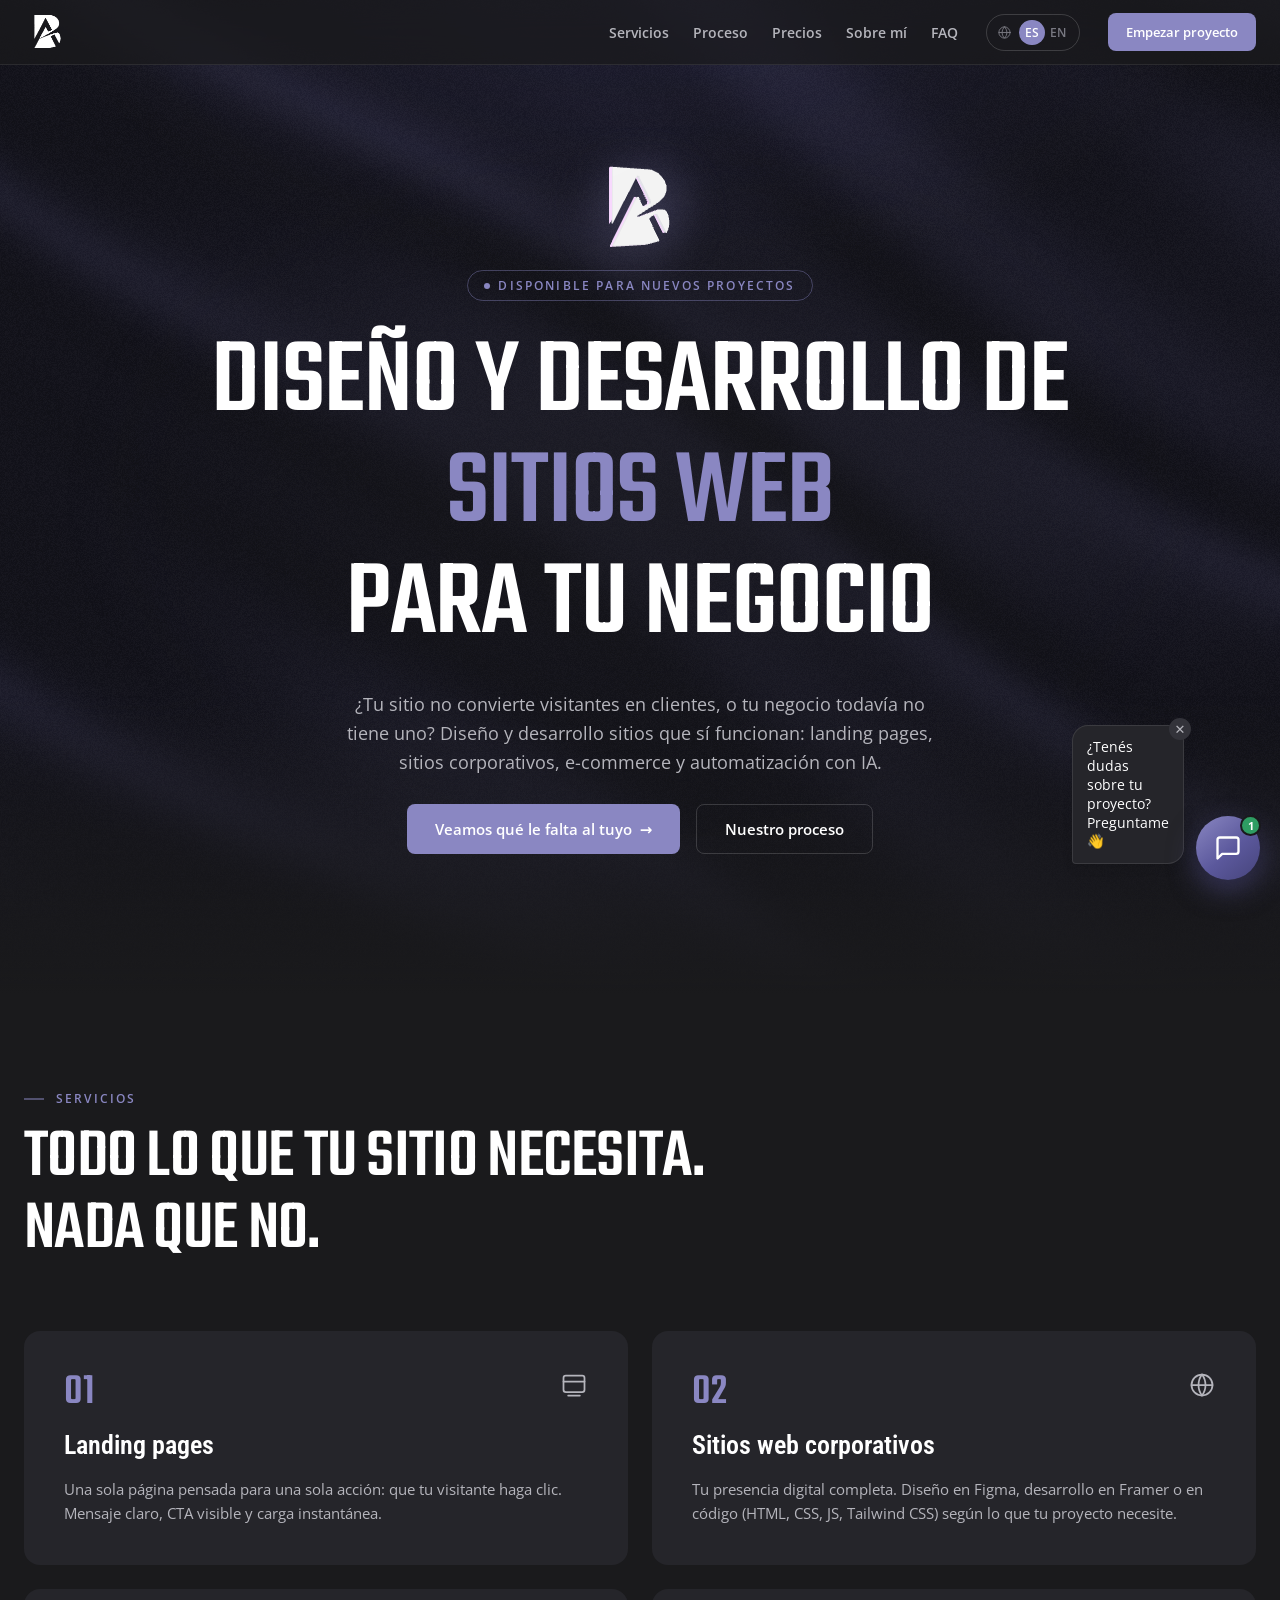
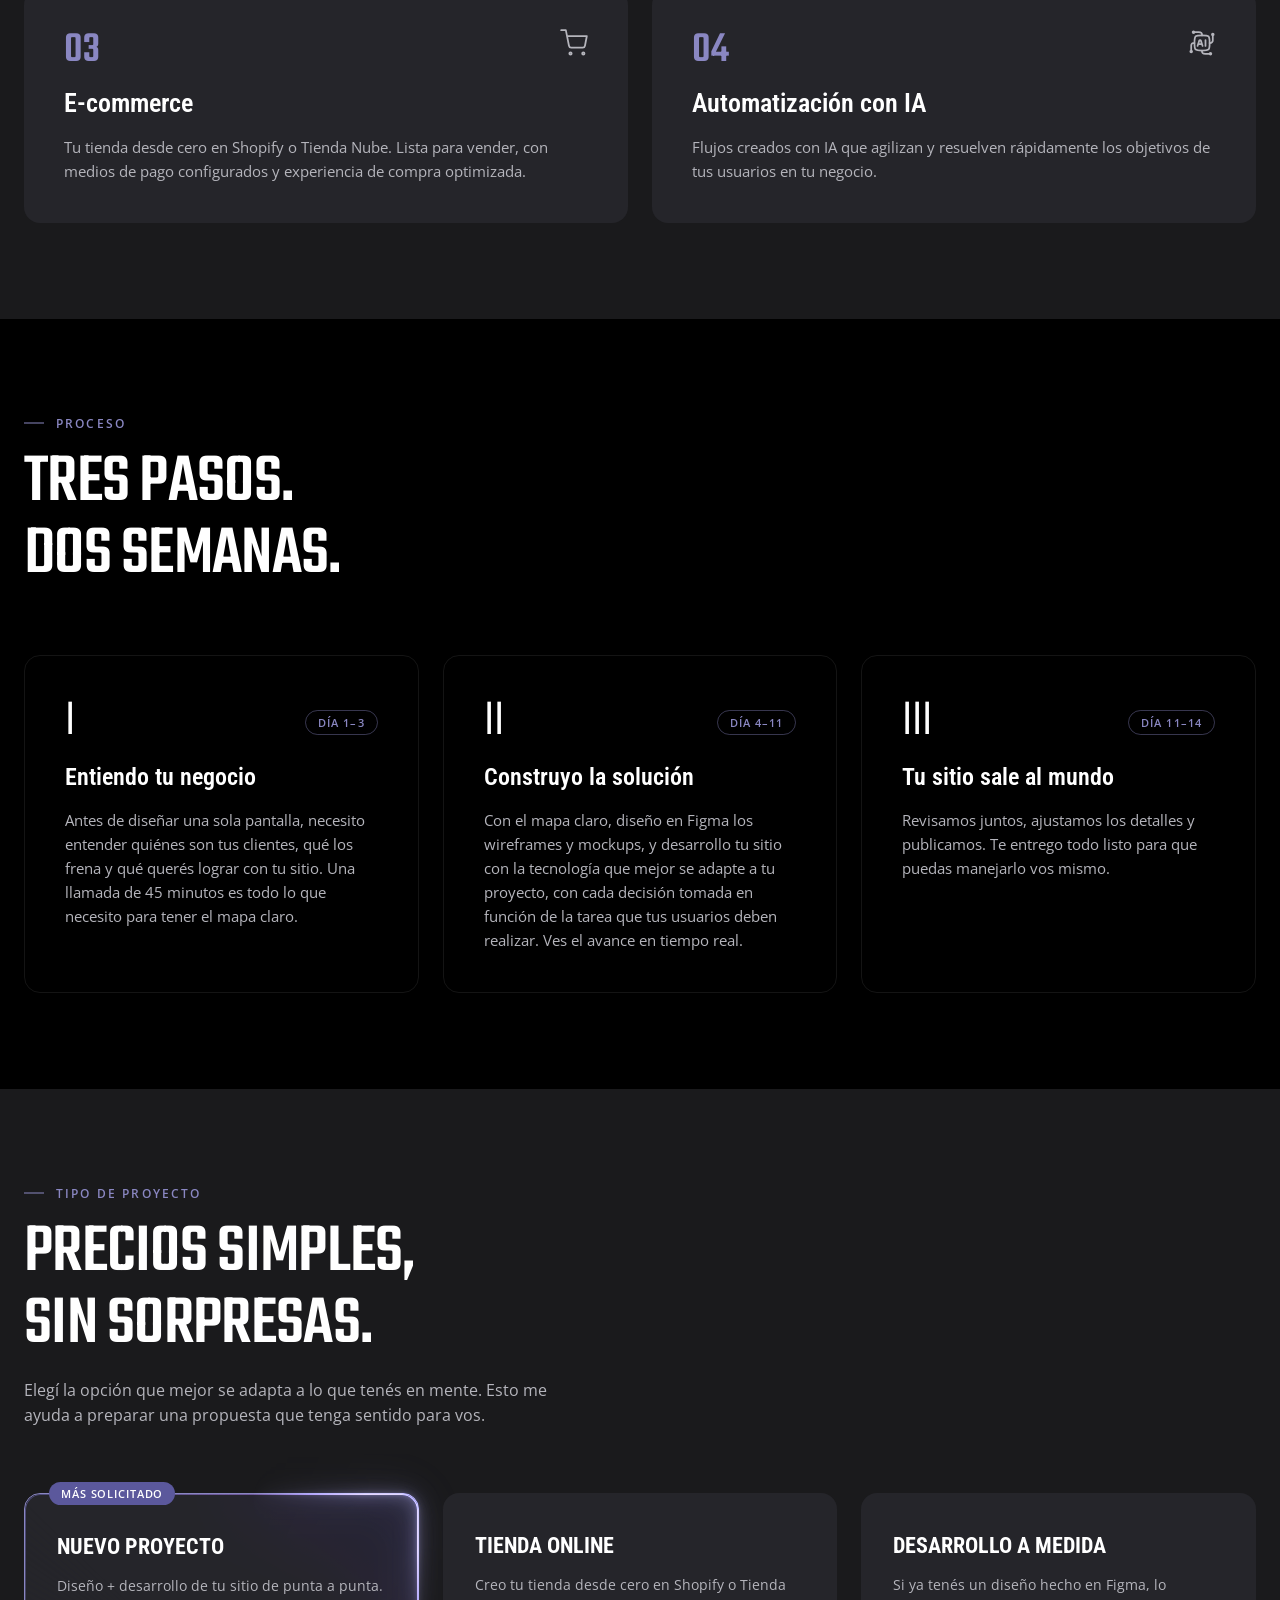
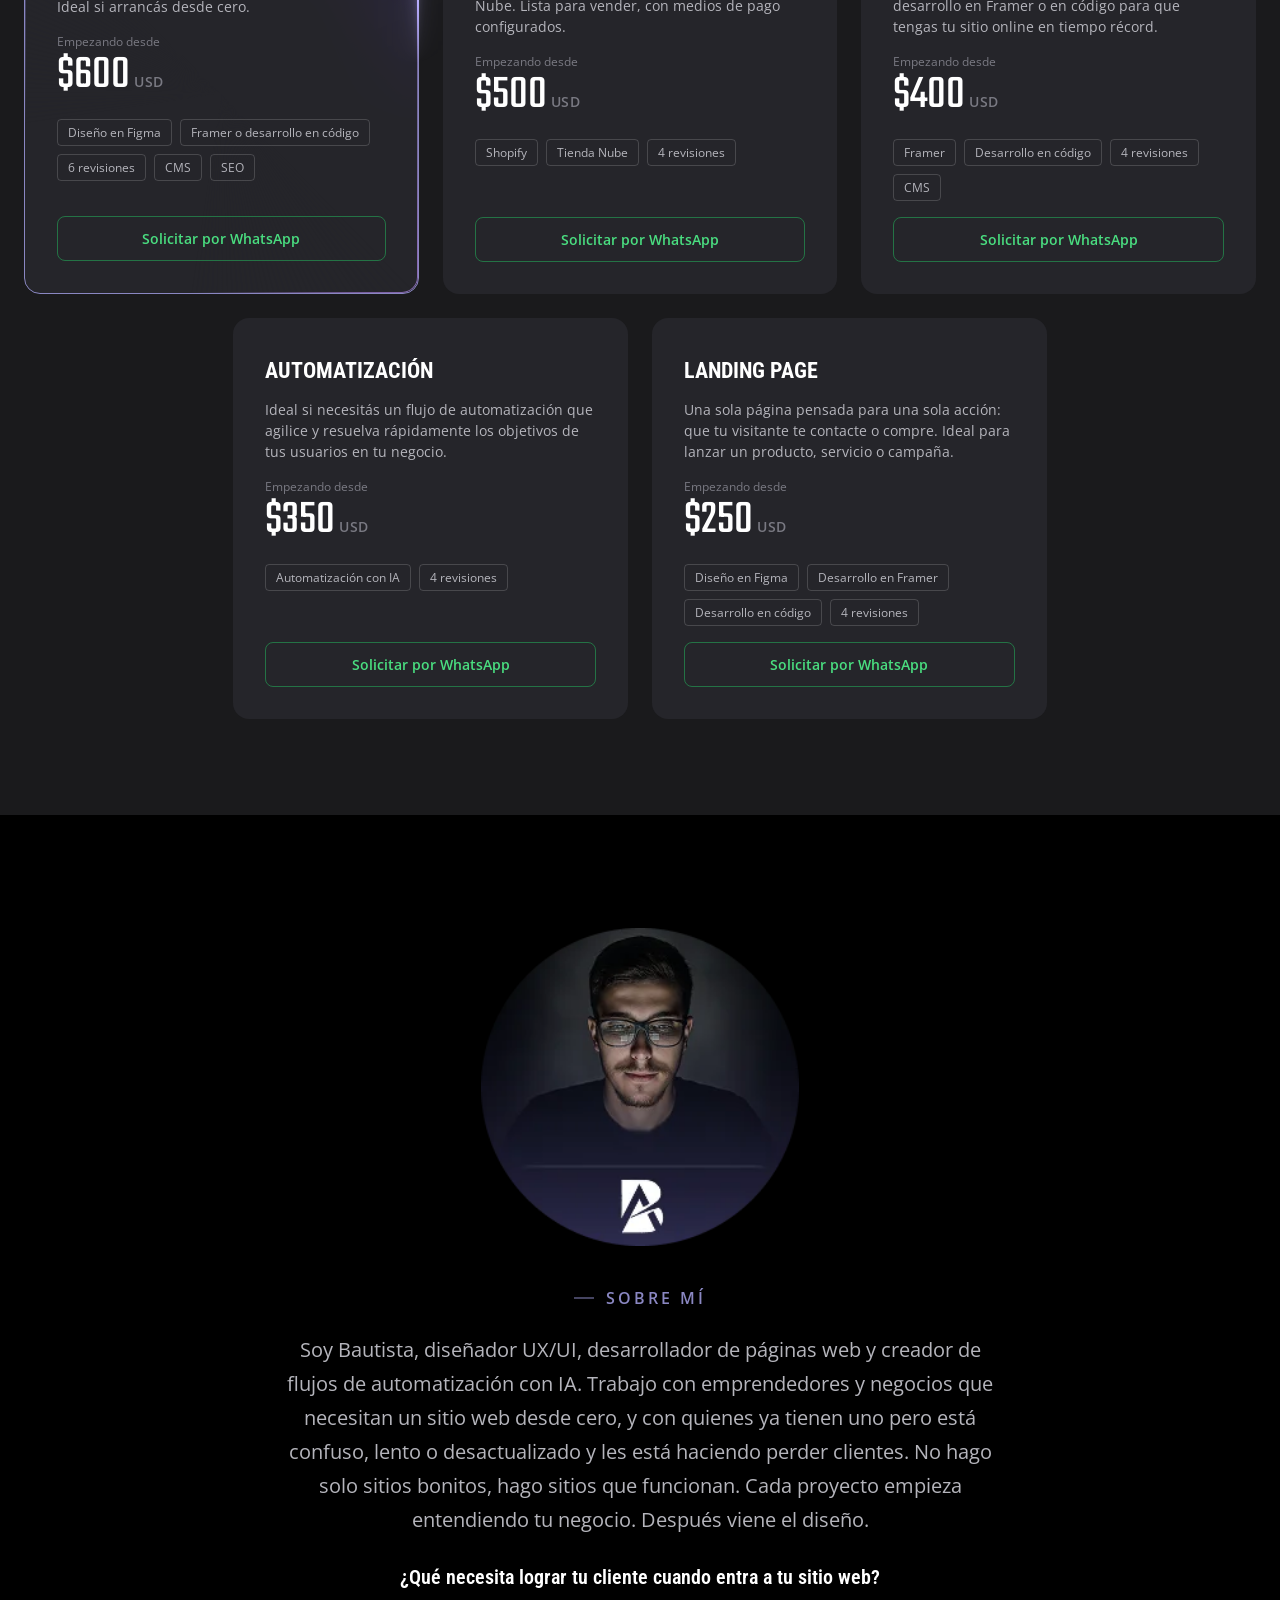
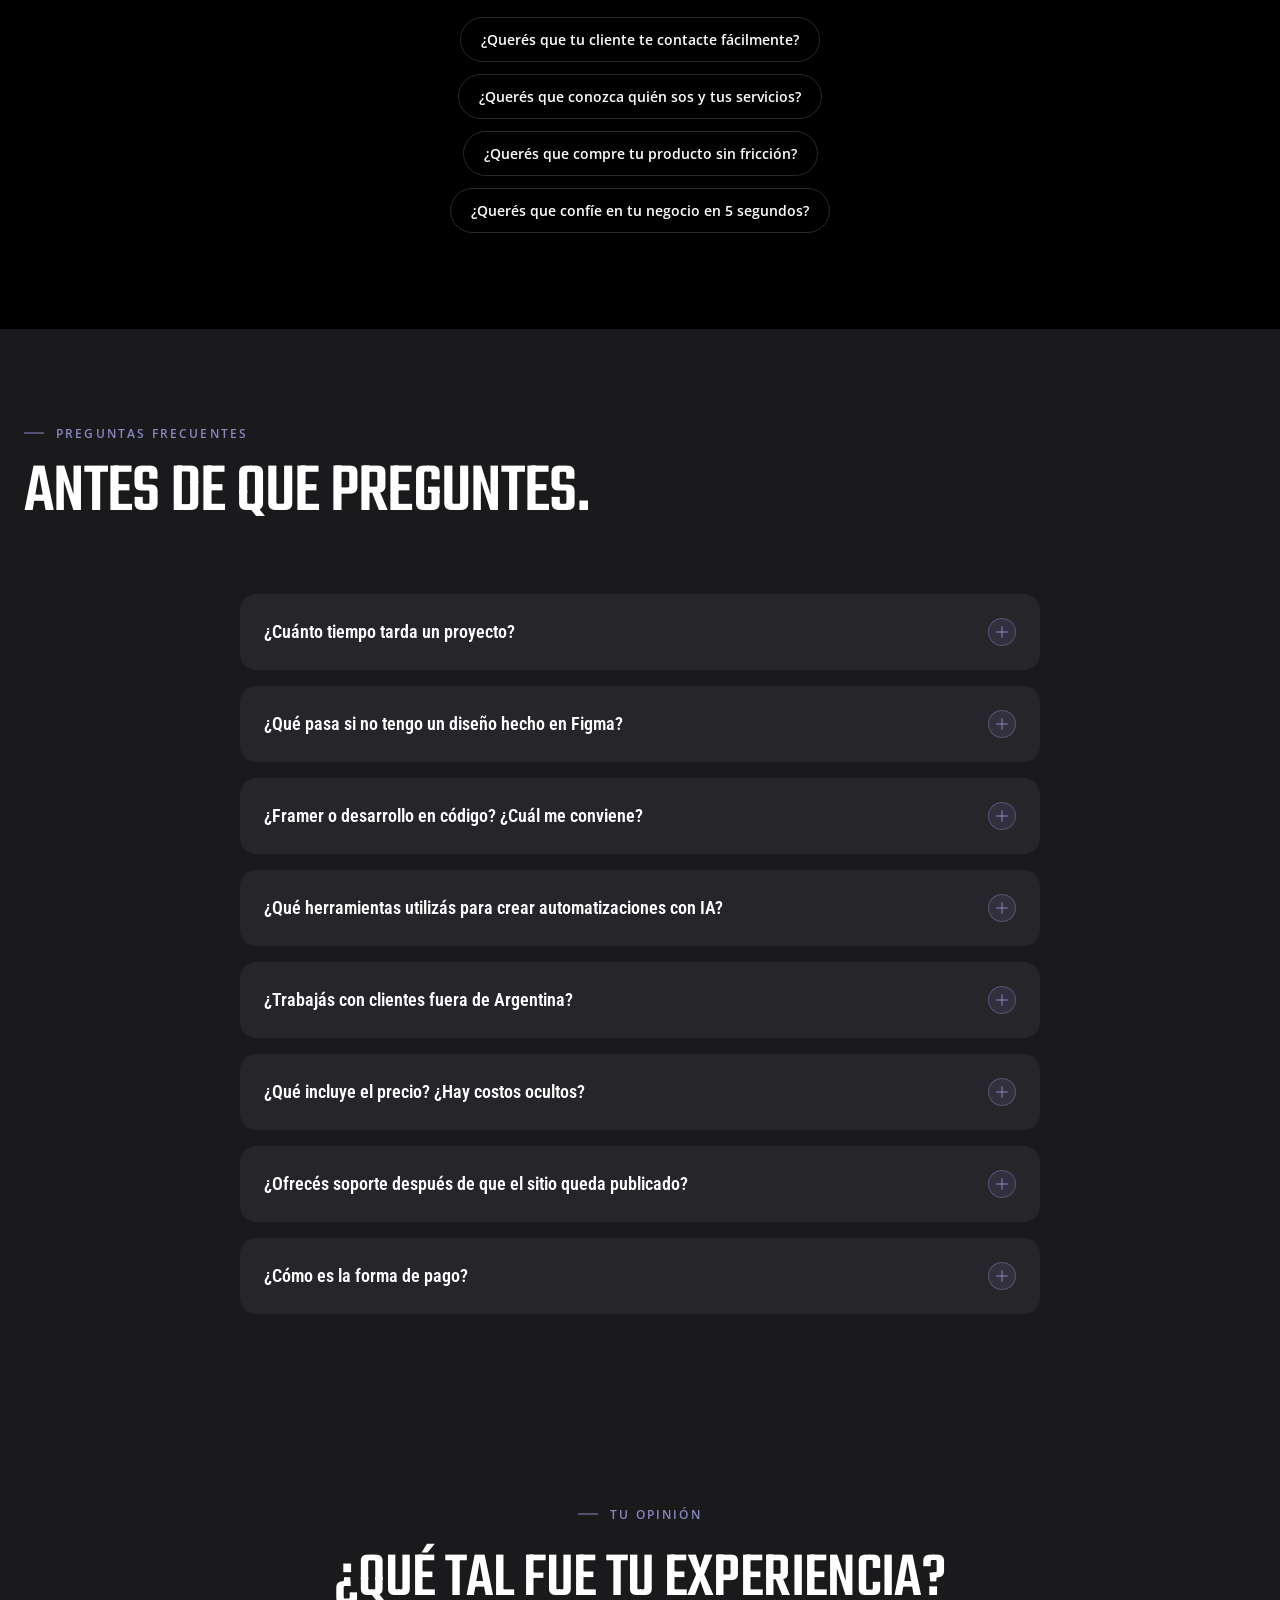
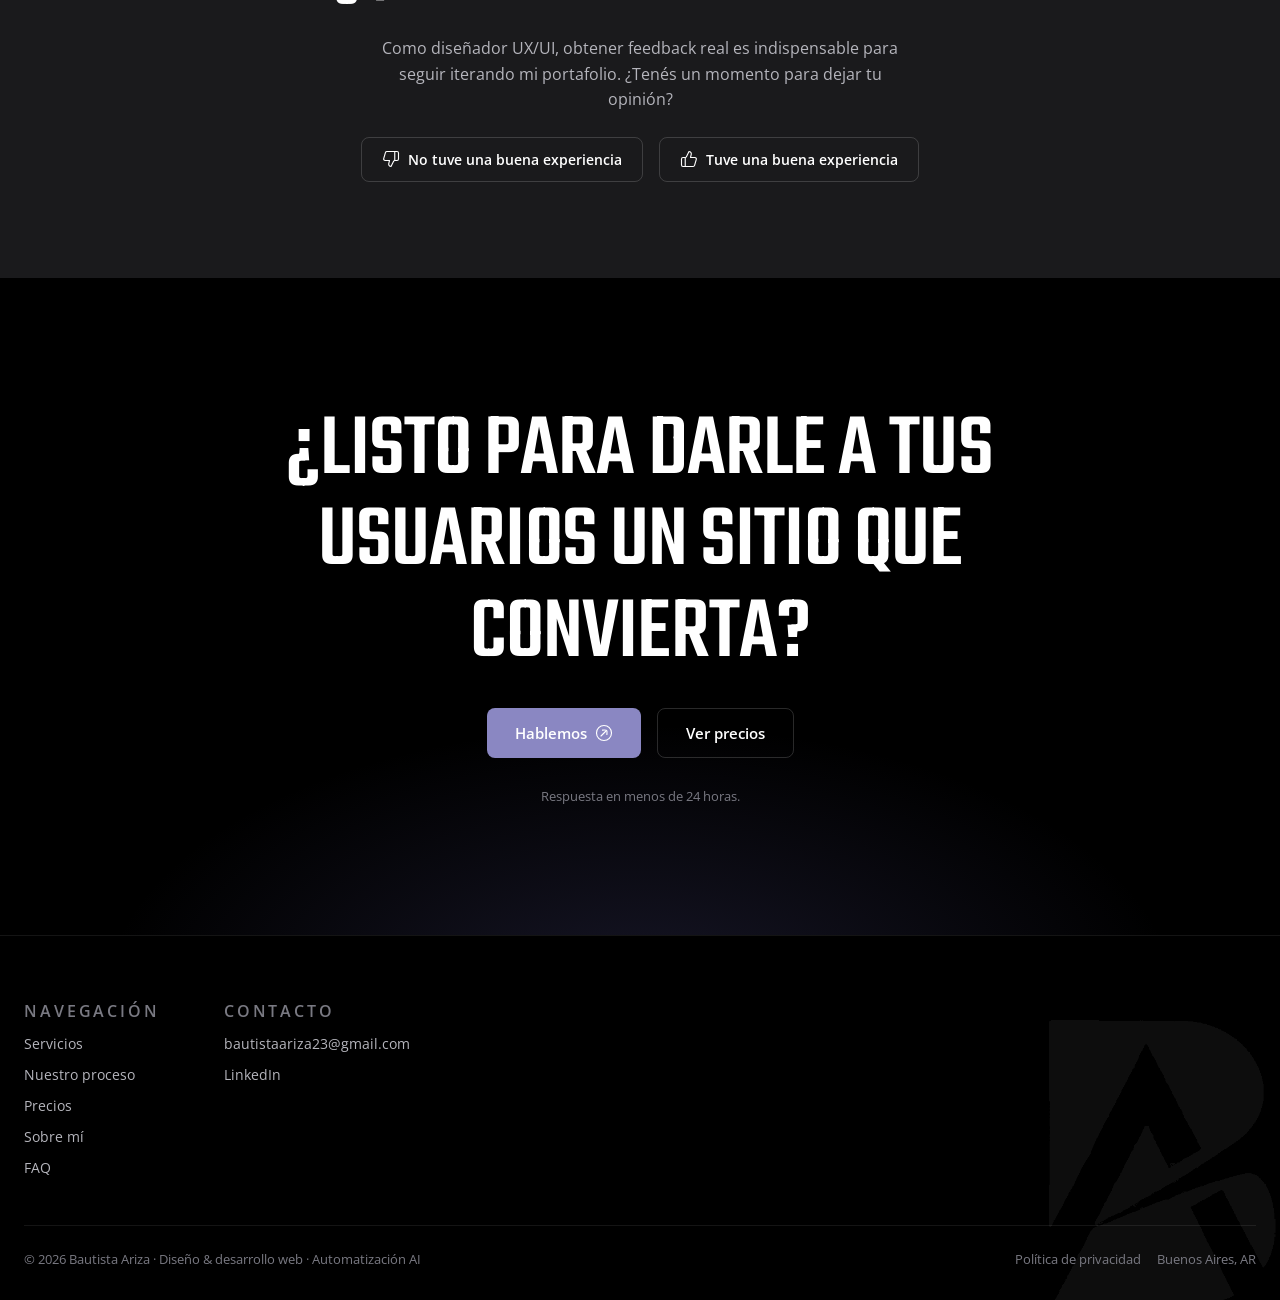
<file: index.html>
<!DOCTYPE html>
<html lang="es" data-lang="es" data-theme="dark">
<head>
<meta charset="utf-8">
<meta name="viewport" content="width=device-width, initial-scale=1">
<title>Bautista Ariza — Diseño y desarrollo web, UX/UI y automatización con IA</title>
<meta name="description" content="¿Buscás un sitio web que ayude a crecer tu negocio? Estás en el lugar correcto. Diseño, desarrollo y automatización con IA para tu negocio.">
<link rel="canonical" href="https://bautistai.vercel.app/">

<meta property="og:type" content="website">
<meta property="og:site_name" content="Bautista Ariza">
<meta property="og:locale" content="es_AR">
<meta property="og:url" content="https://bautistai.vercel.app/">
<meta property="og:title" content="Bautista Ariza — Diseño y desarrollo web, UX/UI y automatización con IA">
<meta property="og:description" content="Landing pages, sitios web corporativos, e-commerce y automatización con IA. Diseñado en Figma, desarrollado en Framer o en código, pensado para convertir.">
<meta property="og:image" content="https://bautistai.vercel.app/assets/img/og-cover.png">
<meta property="og:image:width" content="1200">
<meta property="og:image:height" content="630">
<meta name="twitter:card" content="summary_large_image">
<meta name="twitter:title" content="Bautista Ariza — Diseño y desarrollo web, UX/UI y automatización con IA">
<meta name="twitter:description" content="Landing pages, sitios web corporativos, e-commerce y automatización con IA. Diseñado en Figma, desarrollado en Framer o en código, pensado para convertir.">
<meta name="twitter:image" content="https://bautistai.vercel.app/assets/img/og-cover.png">

<link rel="icon" href="assets/img/logo.png" type="image/png">
<link rel="stylesheet" href="css/tokens.css">
<link rel="stylesheet" href="css/styles.css">
<link rel="stylesheet" href="css/border-glow.css">
<link rel="stylesheet" href="css/silk.css">
<link rel="stylesheet" href="css/logo3d.css">
<link rel="stylesheet" href="css/chatbot.css">

<!-- Three.js se sirve desde este mismo dominio (/vendor/three), nunca desde
     un CDN, para que ningún tercero vea la IP de quien visita el sitio.
     El importmap solo declara rutas: no descarga nada por sí mismo.
     IMPORTANTE: la Content-Security-Policy de vercel.json autoriza este
     bloque por su hash sha256. Si cambiás aunque sea un espacio acá adentro,
     recalculá el hash y actualizalo en vercel.json o el logo 3D dejará de cargar. -->
<script type="importmap">
{
  "imports": {
    "three": "/vendor/three/three.module.js",
    "three/addons/": "/vendor/three/addons/"
  }
}
</script>

<script type="application/ld+json">
{
  "@context": "https://schema.org",
  "@type": "ProfessionalService",
  "name": "Bautista Ariza",
  "description": "Diseño y desarrollo de landing pages, sitios web corporativos, e-commerce y automatización con IA.",
  "areaServed": "AR",
  "address": { "@type": "PostalAddress", "addressLocality": "Buenos Aires", "addressCountry": "AR" },
  "email": "bautistaariza23@gmail.com",
  "sameAs": ["https://www.linkedin.com/in/bautista-ariza-518144189/"],
  "founder": { "@type": "Person", "name": "Bautista Ariza", "jobTitle": "Diseñador UX/UI y desarrollador web" }
}
</script>

<script src="js/main.js" defer></script>
<script src="js/silk.js" defer></script>
<script src="js/logo3d-loader.js" defer></script>
<script src="js/faq.js" defer></script>
<script src="js/border-glow.js" defer></script>
<script src="js/chatbot.js" defer></script>
</head>

<body>

<div class="scroll-progress" id="scroll-progress" aria-hidden="true"></div>

<!-- ====================================================================== -->
<!-- Navegación                                                             -->
<!-- ====================================================================== -->
<nav class="site-nav">
  <div class="nav-inner">
    <a href="#top" class="nav-brand">
      <img src="assets/img/logo.png" alt="Bautista Ariza">
    </a>

    <div class="nav-right">
      <div class="nav-links">
        <a href="#servicios"><span class="lang-es">Servicios</span><span class="lang-en">Services</span></a>
        <a href="#proceso"><span class="lang-es">Proceso</span><span class="lang-en">Process</span></a>
        <a href="#precios"><span class="lang-es">Precios</span><span class="lang-en">Pricing</span></a>
        <a href="#sobre-mi"><span class="lang-es">Sobre mí</span><span class="lang-en">About</span></a>
        <a href="#faq"><span class="lang-es">FAQ</span><span class="lang-en">FAQ</span></a>
      </div>

      <button type="button" class="nav-lang" id="lang-toggle" title="ES / EN" aria-label="Cambiar idioma del sitio / Switch site language">
        <svg class="nav-lang-icon" width="15" height="15" viewBox="0 0 24 24" fill="none" stroke="currentColor" stroke-width="1.5" stroke-linecap="round" stroke-linejoin="round" aria-hidden="true">
          <circle cx="12" cy="12" r="9"></circle>
          <path d="M3 12h18"></path>
          <path d="M12 3c2.5 2.5 3.8 5.7 3.8 9s-1.3 6.5-3.8 9c-2.5-2.5-3.8-5.7-3.8-9s1.3-6.5 3.8-9Z"></path>
        </svg>
        <span class="nav-lang-track" aria-hidden="true">
          <span class="nav-lang-thumb"></span>
          <span class="nav-lang-option" data-lang-value="es">ES</span>
          <span class="nav-lang-option" data-lang-value="en">EN</span>
        </span>
      </button>

      <a href="#precios" class="btn btn-primary btn-sm nav-cta">
        <span class="lang-es">Empezar proyecto</span><span class="lang-en">Start a project</span>
      </a>

      <button type="button" class="nav-burger" id="nav-burger" aria-label="Menú" aria-expanded="false" aria-controls="nav-mobile">
        <svg width="20" height="20" viewBox="0 0 24 24" fill="none" stroke="currentColor" stroke-width="1.5" stroke-linecap="round" aria-hidden="true"><path d="M4 7h16"></path><path d="M4 12h16"></path><path d="M4 17h16"></path></svg>
      </button>
    </div>
  </div>

  <div class="nav-mobile" id="nav-mobile">
    <a href="#servicios"><span class="lang-es">Servicios</span><span class="lang-en">Services</span></a>
    <a href="#proceso"><span class="lang-es">Proceso</span><span class="lang-en">Process</span></a>
    <a href="#precios"><span class="lang-es">Precios</span><span class="lang-en">Pricing</span></a>
    <a href="#sobre-mi"><span class="lang-es">Sobre mí</span><span class="lang-en">About</span></a>
    <a href="#faq"><span class="lang-es">FAQ</span><span class="lang-en">FAQ</span></a>
    <a href="#precios" class="btn btn-primary btn-block">
      <span class="lang-es">Empezar proyecto</span><span class="lang-en">Start a project</span>
    </a>
  </div>
</nav>

<main>

  <!-- ==================================================================== -->
  <!-- Hero                                                                 -->
  <!-- ==================================================================== -->
  <header class="hero hero-has-logo3d" id="top">
    <!-- Fondo animado de tela (WebGL2). Si no hay soporte, queda vacío. -->
    <div class="silk-container" data-silk aria-hidden="true">
      <canvas class="silk-canvas"></canvas>
    </div>

    <!-- El logo plano ocupa el espacio desde el primer paint. Si el módulo 3D
         llega a cargar, se funde encima; si no, este PNG se queda. -->
    <div class="logo3d" id="hero-logo3d" aria-hidden="true">
      <img class="logo3d-flat" src="assets/img/logo.png" alt="" width="190" height="120">
    </div>

    <div class="hero-inner">
      <p class="pill">
        <span class="pill-dot" aria-hidden="true"></span>
        <span class="lang-es">Disponible para nuevos proyectos</span><span class="lang-en">Available for new projects</span>
      </p>

      <h1 class="hero-title">
        <span class="lang-es">Diseño y desarrollo de<br><span class="hero-rotator" data-rotator="es">landing pages</span><br>para tu negocio</span>
        <span class="lang-en">Design &amp; development of<br><span class="hero-rotator" data-rotator="en">landing pages</span><br>for your business</span>
      </h1>

      <p class="hero-lead">
        <span class="lang-es">¿Tu sitio no convierte visitantes en clientes, o tu negocio todavía no tiene uno? Diseño y desarrollo sitios que sí funcionan: landing pages, sitios corporativos, e-commerce y automatización con IA.</span>
        <span class="lang-en">Is your website not turning visitors into clients — or does your business not have one yet? I design and build sites that actually work: landing pages, corporate sites, e-commerce and AI automation.</span>
      </p>

      <div class="actions">
        <a href="#servicios" class="btn btn-primary btn-lg">
          <span class="lang-es">Veamos qué le falta al tuyo</span><span class="lang-en">Let's see what yours is missing</span>
          <span aria-hidden="true">→</span>
        </a>
        <a href="#proceso" class="btn btn-outline btn-lg">
          <span class="lang-es">Nuestro proceso</span><span class="lang-en">Our process</span>
        </a>
      </div>
    </div>
  </header>

  <!-- ==================================================================== -->
  <!-- Servicios                                                            -->
  <!-- ==================================================================== -->
  <section class="section wrap" id="servicios">
    <div class="section-head" data-reveal>
      <span class="eyebrow"><span class="lang-es">Servicios</span><span class="lang-en">Services</span></span>
      <h2 class="section-title">
        <span class="lang-es">Todo lo que tu sitio necesita.<br>Nada que no.</span>
        <span class="lang-en">Everything your site needs.<br>Nothing it doesn't.</span>
      </h2>
    </div>

    <div class="grid grid-2">
      <article class="card card-filled" data-reveal>
        <div class="card-head">
          <span class="card-number">01</span>
          <svg class="card-icon" width="28" height="28" viewBox="0 0 24 24" fill="none" stroke="#B5B5BC" stroke-width="1.5" stroke-linecap="round" stroke-linejoin="round" aria-hidden="true"><rect x="3" y="4" width="18" height="14" rx="2"></rect><path d="M3 9h18"></path><path d="M7 21h10"></path></svg>
        </div>
        <h3 class="card-title">Landing pages</h3>
        <p class="card-text">
          <span class="lang-es">Una sola página pensada para una sola acción: que tu visitante haga clic. Mensaje claro, CTA visible y carga instantánea.</span>
          <span class="lang-en">A single page built for a single action: getting your visitor to click. Clear message, visible CTA, instant load.</span>
        </p>
      </article>

      <article class="card card-filled" data-reveal>
        <div class="card-head">
          <span class="card-number">02</span>
          <svg class="card-icon" width="28" height="28" viewBox="0 0 24 24" fill="none" stroke="#B5B5BC" stroke-width="1.5" stroke-linecap="round" stroke-linejoin="round" aria-hidden="true"><circle cx="12" cy="12" r="9"></circle><path d="M3 12h18"></path><path d="M12 3a15 15 0 0 1 0 18a15 15 0 0 1 0-18"></path></svg>
        </div>
        <h3 class="card-title"><span class="lang-es">Sitios web corporativos</span><span class="lang-en">Corporate websites</span></h3>
        <p class="card-text">
          <span class="lang-es">Tu presencia digital completa. Diseño en Figma, desarrollo en Framer o en código (HTML, CSS, JS, Tailwind CSS) según lo que tu proyecto necesite.</span>
          <span class="lang-en">Your complete digital presence. Designed in Figma, built in Framer or in code (HTML, CSS, JS, Tailwind CSS) — whichever your project needs.</span>
        </p>
      </article>

      <article class="card card-filled" data-reveal>
        <div class="card-head">
          <span class="card-number">03</span>
          <svg class="card-icon" width="28" height="28" viewBox="0 0 24 24" fill="none" stroke="#B5B5BC" stroke-width="1.5" stroke-linecap="round" stroke-linejoin="round" aria-hidden="true"><circle cx="9" cy="21" r="1"></circle><circle cx="20" cy="21" r="1"></circle><path d="M1 1h4l2.68 13.39a2 2 0 0 0 2 1.61h9.72a2 2 0 0 0 2-1.61L23 6H6"></path></svg>
        </div>
        <h3 class="card-title">E-commerce</h3>
        <p class="card-text">
          <span class="lang-es">Tu tienda desde cero en Shopify o Tienda Nube. Lista para vender, con medios de pago configurados y experiencia de compra optimizada.</span>
          <span class="lang-en">Your store from scratch on Shopify or Tienda Nube. Ready to sell, with payments configured and an optimized buying experience.</span>
        </p>
      </article>

      <article class="card card-filled" data-reveal>
        <div class="card-head">
          <span class="card-number">04</span>
          <svg class="card-icon" width="28" height="28" viewBox="0 0 24 24" fill="none" stroke="#B5B5BC" stroke-width="1.5" stroke-linecap="round" stroke-linejoin="round" aria-hidden="true"><path d="M21.25 5.5C20.8358 5.5 20.5 5.16421 20.5 4.75C20.5 4.33579 20.8358 4 21.25 4C21.6642 4 22 4.33579 22 4.75C22 5.16421 21.6642 5.5 21.25 5.5ZM21.25 5.5V9.25C21.25 9.94778 21.25 10.2967 21.1639 10.5806C20.97 11.2198 20.4698 11.72 19.8306 11.9139C19.5467 12 19.1978 12 18.5 12"></path><path d="M2.75 18.5C3.16421 18.5 3.5 18.8358 3.5 19.25C3.5 19.6642 3.16421 20 2.75 20C2.33579 20 2 19.6642 2 19.25C2 18.8358 2.33579 18.5 2.75 18.5ZM2.75 18.5L2.75 14.75C2.75 14.0522 2.75 13.7033 2.83612 13.4194C3.03002 12.7802 3.53023 12.28 4.16943 12.0861C4.45333 12 4.80222 12 5.5 12"></path><path d="M5.5 2.75009C5.5 3.16431 5.16421 3.50009 4.75 3.50009C4.33579 3.50009 4 3.16431 4 2.75009C4 2.33588 4.33579 2.00009 4.75 2.00009C5.16421 2.00009 5.5 2.33588 5.5 2.75009ZM5.5 2.75009L9.25 2.75009C9.94778 2.75009 10.2967 2.75009 10.5806 2.83621C11.2198 3.03011 11.72 3.53032 11.9139 4.16952C12 4.45342 12 4.80231 12 5.50009"></path><path d="M18.5 21.2501C18.5 20.8359 18.8358 20.5001 19.25 20.5001C19.6642 20.5001 20 20.8359 20 21.2501C20 21.6643 19.6642 22.0001 19.25 22.0001C18.8358 22.0001 18.5 21.6643 18.5 21.2501ZM18.5 21.2501L14.75 21.2501C14.0522 21.2501 13.7033 21.2501 13.4194 21.164C12.7802 20.9701 12.28 20.4699 12.0861 19.8307C12 19.5468 12 19.1979 12 18.5001"></path><path d="M5.54883 11.9512C5.54883 8.88704 5.54883 7.35498 6.50073 6.40307C7.45263 5.45117 8.9847 5.45117 12.0488 5.45117C15.113 5.45117 16.645 5.45117 17.5969 6.40307C18.5488 7.35498 18.5488 8.88704 18.5488 11.9512C18.5488 15.0153 18.5488 16.5474 17.5969 17.4993C16.645 18.4512 15.113 18.4512 12.0488 18.4512C8.9847 18.4512 7.45263 18.4512 6.50073 17.4993C5.54883 16.5474 5.54883 15.0153 5.54883 11.9512Z"></path><path d="M12.499 14.5L11.0384 9.97891C10.9465 9.69466 10.6648 9.5 10.3452 9.5C10.0256 9.5 9.74382 9.69466 9.65199 9.97891L8.19133 14.5M14.9989 9.5V14.5M8.72979 13H11.9606"></path></svg>
        </div>
        <h3 class="card-title"><span class="lang-es">Automatización con IA</span><span class="lang-en">AI automation</span></h3>
        <p class="card-text">
          <span class="lang-es">Flujos creados con IA que agilizan y resuelven rápidamente los objetivos de tus usuarios en tu negocio.</span>
          <span class="lang-en">AI-built workflows that streamline your business and solve your users' goals fast.</span>
        </p>
      </article>
    </div>
  </section>

  <!-- ==================================================================== -->
  <!-- Proceso                                                              -->
  <!-- ==================================================================== -->
  <section class="section section-dark" id="proceso">
    <div class="wrap">
      <div class="section-head" data-reveal>
        <span class="eyebrow"><span class="lang-es">Proceso</span><span class="lang-en">Process</span></span>
        <h2 class="section-title">
          <span class="lang-es">Tres pasos.<br>Dos semanas.</span>
          <span class="lang-en">Three steps.<br>Two weeks.</span>
        </h2>
      </div>

      <div class="grid grid-3">
        <article class="card card-outlined" data-reveal>
          <div class="card-head card-head-center">
            <span class="card-step">I</span>
            <span class="badge-day"><span class="lang-es">DÍA 1–3</span><span class="lang-en">DAY 1–3</span></span>
          </div>
          <h3 class="card-title card-title-sm"><span class="lang-es">Entiendo tu negocio</span><span class="lang-en">I learn your business</span></h3>
          <p class="card-text">
            <span class="lang-es">Antes de diseñar una sola pantalla, necesito entender quiénes son tus clientes, qué los frena y qué querés lograr con tu sitio. Una llamada de 45 minutos es todo lo que necesito para tener el mapa claro.</span>
            <span class="lang-en">Before designing a single screen, I need to understand who your clients are, what holds them back, and what you want your site to achieve. A 45-minute call is all it takes to get the map clear.</span>
          </p>
        </article>

        <article class="card card-outlined" data-reveal>
          <div class="card-head card-head-center">
            <span class="card-step">II</span>
            <span class="badge-day"><span class="lang-es">DÍA 4–11</span><span class="lang-en">DAY 4–11</span></span>
          </div>
          <h3 class="card-title card-title-sm"><span class="lang-es">Construyo la solución</span><span class="lang-en">I build the solution</span></h3>
          <p class="card-text">
            <span class="lang-es">Con el mapa claro, diseño en Figma los wireframes y mockups, y desarrollo tu sitio con la tecnología que mejor se adapte a tu proyecto, con cada decisión tomada en función de la tarea que tus usuarios deben realizar. Ves el avance en tiempo real.</span>
            <span class="lang-en">With the map clear, I design wireframes and mockups in Figma and build your site with whichever technology best fits your project, every decision driven by the task your users need to complete. You see progress in real time.</span>
          </p>
        </article>

        <article class="card card-outlined" data-reveal>
          <div class="card-head card-head-center">
            <span class="card-step">III</span>
            <span class="badge-day"><span class="lang-es">DÍA 11–14</span><span class="lang-en">DAY 11–14</span></span>
          </div>
          <h3 class="card-title card-title-sm"><span class="lang-es">Tu sitio sale al mundo</span><span class="lang-en">Your site goes live</span></h3>
          <p class="card-text">
            <span class="lang-es">Revisamos juntos, ajustamos los detalles y publicamos. Te entrego todo listo para que puedas manejarlo vos mismo.</span>
            <span class="lang-en">We review together, fine-tune the details and publish. I hand over everything ready for you to manage yourself.</span>
          </p>
        </article>
      </div>
    </div>
  </section>

  <!-- ==================================================================== -->
  <!-- Precios                                                              -->
  <!-- ==================================================================== -->
  <section class="section wrap" id="precios">
    <div class="section-head pricing-head" data-reveal>
      <span class="eyebrow"><span class="lang-es">Tipo de proyecto</span><span class="lang-en">Project type</span></span>
      <h2 class="section-title">
        <span class="lang-es">Precios simples,<br>sin sorpresas.</span>
        <span class="lang-en">Simple pricing,<br>no surprises.</span>
      </h2>
    </div>

    <p class="pricing-intro" data-reveal>
      <span class="lang-es">Elegí la opción que mejor se adapta a lo que tenés en mente. Esto me ayuda a preparar una propuesta que tenga sentido para vos.</span>
      <span class="lang-en">Pick the option that best fits what you have in mind. It helps me prepare a proposal that makes sense for you.</span>
    </p>

    <div class="grid grid-4 price-grid">
      <article class="price-card price-card-featured" data-reveal>
        <span class="price-badge"><span class="lang-es">MÁS SOLICITADO</span><span class="lang-en">MOST POPULAR</span></span>
        <h3 class="price-title"><span class="lang-es">Nuevo proyecto</span><span class="lang-en">New project</span></h3>
        <p class="price-text">
          <span class="lang-es">Diseño + desarrollo de tu sitio de punta a punta. Ideal si arrancás desde cero.</span>
          <span class="lang-en">End-to-end design + build of your site. Ideal if you're starting from scratch.</span>
        </p>
        <p class="price-line">
          <span class="price-from"><span class="lang-es">Empezando desde</span><span class="lang-en">Starting at</span></span>
          <span class="price-amount" data-count>$600</span><span class="price-currency">USD</span>
        </p>
        <div class="tag-list">
          <span class="tag"><span class="lang-es">Diseño en Figma</span><span class="lang-en">Figma design</span></span>
          <span class="tag"><span class="lang-es">Framer o desarrollo en código</span><span class="lang-en">Framer or code development</span></span>
          <span class="tag"><span class="lang-es">6 revisiones</span><span class="lang-en">6 revisions</span></span>
          <span class="tag">CMS</span>
          <span class="tag">SEO</span>
        </div>
        <div class="price-actions">
          <a href="https://wa.me/5491162626302?text=Hola%20Bautista%2C%20quiero%20solicitar%20un%20nuevo%20proyecto." class="btn btn-whatsapp" target="_blank" rel="noopener"
            data-wa-es="Hola Bautista, quiero solicitar un nuevo proyecto." data-wa-en="Hi Bautista, I want to request a new project.">
            <span class="lang-es">Solicitar por WhatsApp</span><span class="lang-en">Request via WhatsApp</span>
          </a>
        </div>
      </article>

      <article class="price-card" data-reveal>
        <h3 class="price-title"><span class="lang-es">Tienda online</span><span class="lang-en">Online store</span></h3>
        <p class="price-text">
          <span class="lang-es">Creo tu tienda desde cero en Shopify o Tienda Nube. Lista para vender, con medios de pago configurados.</span>
          <span class="lang-en">I build your store from scratch on Shopify or Tienda Nube. Ready to sell, payments configured.</span>
        </p>
        <p class="price-line">
          <span class="price-from"><span class="lang-es">Empezando desde</span><span class="lang-en">Starting at</span></span>
          <span class="price-amount" data-count>$500</span><span class="price-currency">USD</span>
        </p>
        <div class="tag-list">
          <span class="tag">Shopify</span>
          <span class="tag">Tienda Nube</span>
          <span class="tag"><span class="lang-es">4 revisiones</span><span class="lang-en">4 revisions</span></span>
        </div>
        <div class="price-actions">
          <a href="https://wa.me/5491162626302?text=Hola%20Bautista%2C%20quiero%20solicitar%20una%20tienda%20online." class="btn btn-whatsapp" target="_blank" rel="noopener"
            data-wa-es="Hola Bautista, quiero solicitar una tienda online." data-wa-en="Hi Bautista, I want to request an online store.">
            <span class="lang-es">Solicitar por WhatsApp</span><span class="lang-en">Request via WhatsApp</span>
          </a>
        </div>
      </article>

      <article class="price-card" data-reveal>
        <h3 class="price-title"><span class="lang-es">Desarrollo a medida</span><span class="lang-en">Custom development</span></h3>
        <p class="price-text">
          <span class="lang-es">Si ya tenés un diseño hecho en Figma, lo desarrollo en Framer o en código para que tengas tu sitio online en tiempo récord.</span>
          <span class="lang-en">Already have a Figma design? I build it in Framer or in code so your site goes online in record time.</span>
        </p>
        <p class="price-line">
          <span class="price-from"><span class="lang-es">Empezando desde</span><span class="lang-en">Starting at</span></span>
          <span class="price-amount" data-count>$400</span><span class="price-currency">USD</span>
        </p>
        <div class="tag-list">
          <span class="tag">Framer</span>
          <span class="tag"><span class="lang-es">Desarrollo en código</span><span class="lang-en">Code development</span></span>
          <span class="tag"><span class="lang-es">4 revisiones</span><span class="lang-en">4 revisions</span></span>
          <span class="tag">CMS</span>
        </div>
        <div class="price-actions">
          <a href="https://wa.me/5491162626302?text=Hola%20Bautista%2C%20quiero%20solicitar%20el%20desarrollo%20de%20mi%20dise%C3%B1o." class="btn btn-whatsapp" target="_blank" rel="noopener"
            data-wa-es="Hola Bautista, quiero solicitar el desarrollo de mi diseño." data-wa-en="Hi Bautista, I want to request the development of my design.">
            <span class="lang-es">Solicitar por WhatsApp</span><span class="lang-en">Request via WhatsApp</span>
          </a>
        </div>
      </article>

      <article class="price-card" data-reveal>
        <h3 class="price-title"><span class="lang-es">Automatización</span><span class="lang-en">Automation</span></h3>
        <p class="price-text">
          <span class="lang-es">Ideal si necesitás un flujo de automatización que agilice y resuelva rápidamente los objetivos de tus usuarios en tu negocio.</span>
          <span class="lang-en">Ideal if you need an automation flow that streamlines your business and solves your users' goals fast.</span>
        </p>
        <p class="price-line">
          <span class="price-from"><span class="lang-es">Empezando desde</span><span class="lang-en">Starting at</span></span>
          <span class="price-amount" data-count>$350</span><span class="price-currency">USD</span>
        </p>
        <div class="tag-list">
          <span class="tag"><span class="lang-es">Automatización con IA</span><span class="lang-en">AI automation</span></span>
          <span class="tag"><span class="lang-es">4 revisiones</span><span class="lang-en">4 revisions</span></span>
        </div>
        <div class="price-actions">
          <a href="https://wa.me/5491162626302?text=Hola%20Bautista%2C%20quiero%20solicitar%20una%20automatizaci%C3%B3n." class="btn btn-whatsapp" target="_blank" rel="noopener"
            data-wa-es="Hola Bautista, quiero solicitar una automatización." data-wa-en="Hi Bautista, I want to request an automation.">
            <span class="lang-es">Solicitar por WhatsApp</span><span class="lang-en">Request via WhatsApp</span>
          </a>
        </div>
      </article>

      <article class="price-card" data-reveal>
        <h3 class="price-title"><span class="lang-es">Landing page</span><span class="lang-en">Landing page</span></h3>
        <p class="price-text">
          <span class="lang-es">Una sola página pensada para una sola acción: que tu visitante te contacte o compre. Ideal para lanzar un producto, servicio o campaña.</span>
          <span class="lang-en">A single page built for a single action: getting your visitor to contact you or buy. Ideal for launching a product, service or campaign.</span>
        </p>
        <p class="price-line">
          <span class="price-from"><span class="lang-es">Empezando desde</span><span class="lang-en">Starting at</span></span>
          <span class="price-amount" data-count>$250</span><span class="price-currency">USD</span>
        </p>
        <div class="tag-list">
          <span class="tag"><span class="lang-es">Diseño en Figma</span><span class="lang-en">Figma design</span></span>
          <span class="tag"><span class="lang-es">Desarrollo en Framer</span><span class="lang-en">Framer development</span></span>
          <span class="tag"><span class="lang-es">Desarrollo en código</span><span class="lang-en">Code development</span></span>
          <span class="tag"><span class="lang-es">4 revisiones</span><span class="lang-en">4 revisions</span></span>
        </div>
        <div class="price-actions">
          <a href="https://wa.me/5491162626302?text=Hola%20Bautista%2C%20quiero%20solicitar%20una%20landing%20page." class="btn btn-whatsapp" target="_blank" rel="noopener"
            data-wa-es="Hola Bautista, quiero solicitar una landing page." data-wa-en="Hi Bautista, I want to request a landing page.">
            <span class="lang-es">Solicitar por WhatsApp</span><span class="lang-en">Request via WhatsApp</span>
          </a>
        </div>
      </article>
    </div>
  </section>

  <!-- ==================================================================== -->
  <!-- Sobre mí                                                             -->
  <!-- ==================================================================== -->
  <section class="section section-dark" id="sobre-mi">
    <div class="about-inner" data-reveal>
      <img class="about-photo" src="assets/img/bautista.webp" alt="Bautista Ariza, diseñador UX/UI y desarrollador web" width="318" height="352">

      <span class="eyebrow"><span class="lang-es">Sobre mí</span><span class="lang-en">About me</span></span>

      <p class="about-text">
        <span class="lang-es">Soy Bautista, diseñador UX/UI, desarrollador de páginas web y creador de flujos de automatización con IA. Trabajo con emprendedores y negocios que necesitan un sitio web desde cero, y con quienes ya tienen uno pero está confuso, lento o desactualizado y les está haciendo perder clientes. No hago solo sitios bonitos, hago sitios que funcionan. Cada proyecto empieza entendiendo tu negocio. Después viene el diseño.</span>
        <span class="lang-en">I'm Bautista, a UX/UI designer, web developer and AI automation workflow creator. I work with entrepreneurs and businesses that need a website from scratch, and with those who already have one but it's confusing, slow or outdated and costing them clients. I don't make pretty sites — I make sites that work. Every project starts by understanding your business. Then comes the design.</span>
      </p>

      <p class="about-question">
        <span class="lang-es">¿Qué necesita lograr tu cliente cuando entra a tu sitio web?</span>
        <span class="lang-en">What does your client need to accomplish when they land on your site?</span>
      </p>

      <div class="pill-group" id="goal-pills">
        <button type="button" class="btn pill-choice"
          data-msg-es="Hola Bautista, quiero que mis clientes me contacten fácilmente desde mi sitio web. ¿Cómo podés ayudarme?"
          data-msg-en="Hi Bautista, I want my clients to contact me easily from my website. How can you help?">
          <span class="lang-es">¿Querés que tu cliente te contacte fácilmente?</span><span class="lang-en">Want your client to contact you easily?</span>
        </button>
        <button type="button" class="btn pill-choice"
          data-msg-es="Hola Bautista, quiero un sitio que muestre quién soy y mis servicios con claridad. ¿Cómo podés ayudarme?"
          data-msg-en="Hi Bautista, I want a site that clearly shows who I am and what I offer. How can you help?">
          <span class="lang-es">¿Querés que conozca quién sos y tus servicios?</span><span class="lang-en">Want them to know who you are and what you offer?</span>
        </button>
        <button type="button" class="btn pill-choice"
          data-msg-es="Hola Bautista, quiero que mis clientes compren mi producto online sin fricción. ¿Cómo podés ayudarme?"
          data-msg-en="Hi Bautista, I want my clients to buy my product online friction-free. How can you help?">
          <span class="lang-es">¿Querés que compre tu producto sin fricción?</span><span class="lang-en">Want them to buy your product friction-free?</span>
        </button>
        <button type="button" class="btn pill-choice"
          data-msg-es="Hola Bautista, quiero que mi sitio genere confianza en mi negocio desde el primer segundo. ¿Cómo podés ayudarme?"
          data-msg-en="Hi Bautista, I want my site to build trust in my business from the first second. How can you help?">
          <span class="lang-es">¿Querés que confíe en tu negocio en 5 segundos?</span><span class="lang-en">Want them to trust your business in 5 seconds?</span>
        </button>
      </div>

      <div class="goal-box" id="goal-box" hidden>
        <label class="label" for="goal-msg">
          <span class="lang-es">Tu mensaje — editalo si querés:</span><span class="lang-en">Your message — edit it if you like:</span>
        </label>
        <textarea class="textarea" id="goal-msg" rows="4"></textarea>
        <div class="actions">
          <a href="#" class="btn btn-primary" id="goal-whatsapp" target="_blank" rel="noopener">
            <span class="lang-es">Enviar por WhatsApp</span><span class="lang-en">Send via WhatsApp</span>
            <svg class="btn-icon" width="18" height="18" viewBox="0 0 24 24" fill="none" stroke="currentColor" stroke-width="1.5" stroke-linecap="round" stroke-linejoin="round" aria-hidden="true"><path d="M21.9999 12C21.9999 17.5228 17.5228 22 11.9999 22C6.47709 22 1.99994 17.5228 1.99994 12C1.99994 6.47715 6.47709 2 11.9999 2C17.5228 2 21.9999 6.47715 21.9999 12Z"></path><path d="M14.9999 9L7.99994 16"></path><path d="M9.99994 8.11274C9.99994 8.11274 14.8287 7.70569 15.5615 8.43847C16.2943 9.17125 15.8872 14 15.8872 14"></path></svg>
          </a>
          <a href="#" class="btn btn-outline" id="goal-email">
            <span class="lang-es">Prefiero email</span><span class="lang-en">I prefer email</span>
          </a>
        </div>
      </div>
    </div>
  </section>

  <!-- ==================================================================== -->
  <!-- FAQ                                                                  -->
  <!-- ==================================================================== -->
  <section class="section wrap" id="faq">
    <div class="section-head" data-reveal>
      <span class="eyebrow"><span class="lang-es">Preguntas frecuentes</span><span class="lang-en">FAQ</span></span>
      <h2 class="section-title">
        <span class="lang-es">Antes de que preguntes.</span>
        <span class="lang-en">Before you ask.</span>
      </h2>
    </div>

    <div class="faq-list" data-reveal>
      <details class="faq-item">
        <summary class="faq-question">
          <span class="lang-es">¿Cuánto tiempo tarda un proyecto?</span>
          <span class="lang-en">How long does a project take?</span>
          <span class="faq-icon">
            <svg width="16" height="16" viewBox="0 0 24 24" fill="none" stroke="currentColor" stroke-width="1.5" stroke-linecap="round" stroke-linejoin="round" aria-hidden="true"><path d="M12 4V20"></path><path d="M4 12H20"></path></svg>
          </span>
        </summary>
        <p class="faq-answer">
          <span class="lang-es">Entre 1 y 2 semanas para la mayoría de los proyectos, según la complejidad. Mi proceso son tres pasos: entiendo tu negocio (día 1–3), construyo la solución (día 4–11) y publicamos (día 11–14). Ves el avance en tiempo real durante todo el proceso.</span>
          <span class="lang-en">Between 1 and 2 weeks for most projects, depending on complexity. My process is three steps: I learn your business (day 1–3), build the solution (day 4–11), and we go live (day 11–14). You see progress in real time throughout.</span>
        </p>
      </details>

      <details class="faq-item">
        <summary class="faq-question">
          <span class="lang-es">¿Qué pasa si no tengo un diseño hecho en Figma?</span>
          <span class="lang-en">What if I don't have a design in Figma?</span>
          <span class="faq-icon">
            <svg width="16" height="16" viewBox="0 0 24 24" fill="none" stroke="currentColor" stroke-width="1.5" stroke-linecap="round" stroke-linejoin="round" aria-hidden="true"><path d="M12 4V20"></path><path d="M4 12H20"></path></svg>
          </span>
        </summary>
        <p class="faq-answer">
          <span class="lang-es">No hay problema — es el caso más común. Si arrancás desde cero, el diseño en Figma está incluido en el paquete de "Nuevo proyecto". Si ya tenés un diseño armado y solo necesitás que lo desarrolle, el paquete de "Desarrollo a medida" está pensado justo para eso.</span>
          <span class="lang-en">No problem — that's the most common case. If you're starting from scratch, Figma design is included in the "New project" package. If you already have a design and just need it built, the "Custom development" package is made exactly for that.</span>
        </p>
      </details>

      <details class="faq-item">
        <summary class="faq-question">
          <span class="lang-es">¿Framer o desarrollo en código? ¿Cuál me conviene?</span>
          <span class="lang-en">Framer or code development? Which one do I need?</span>
          <span class="faq-icon">
            <svg width="16" height="16" viewBox="0 0 24 24" fill="none" stroke="currentColor" stroke-width="1.5" stroke-linecap="round" stroke-linejoin="round" aria-hidden="true"><path d="M12 4V20"></path><path d="M4 12H20"></path></svg>
          </span>
        </summary>
        <p class="faq-answer">
          <span class="lang-es">Depende de tu proyecto. Framer es ideal si querés editar contenido vos mismo sin tocar código y necesitás salir rápido. El desarrollo en código (HTML, CSS, JS, Tailwind) te da más control y mejor rendimiento — ideal si tu sitio va a crecer o necesita integraciones específicas. Lo charlamos en la primera llamada y te recomiendo la opción que mejor se adapte.</span>
          <span class="lang-en">It depends on your project. Framer is ideal if you want to edit content yourself without touching code and need to launch fast. Code development (HTML, CSS, JS, Tailwind) gives you more control and better performance — ideal if your site will grow or needs specific integrations. We talk it through on the first call and I recommend whichever fits best.</span>
        </p>
      </details>

      <details class="faq-item">
        <summary class="faq-question">
          <span class="lang-es">¿Qué herramientas utilizás para crear automatizaciones con IA?</span>
          <span class="lang-en">What tools do you use to build AI automations?</span>
          <span class="faq-icon">
            <svg width="16" height="16" viewBox="0 0 24 24" fill="none" stroke="currentColor" stroke-width="1.5" stroke-linecap="round" stroke-linejoin="round" aria-hidden="true"><path d="M12 4V20"></path><path d="M4 12H20"></path></svg>
          </span>
        </summary>
        <p class="faq-answer">
          <span class="lang-es">Combino Make y N8N para orquestar los flujos, con APIs de IA (como OpenAI o Claude) para las partes que requieren razonamiento, generación de contenido o toma de decisiones. La combinación exacta depende de qué necesite resolver tu negocio.</span>
          <span class="lang-en">I combine Make and N8N to orchestrate the flows, with AI APIs (like OpenAI or Claude) for the parts that require reasoning, content generation, or decision-making. The exact mix depends on what your business needs to solve.</span>
        </p>
      </details>

      <details class="faq-item">
        <summary class="faq-question">
          <span class="lang-es">¿Trabajás con clientes fuera de Argentina?</span>
          <span class="lang-en">Do you work with clients outside Argentina?</span>
          <span class="faq-icon">
            <svg width="16" height="16" viewBox="0 0 24 24" fill="none" stroke="currentColor" stroke-width="1.5" stroke-linecap="round" stroke-linejoin="round" aria-hidden="true"><path d="M12 4V20"></path><path d="M4 12H20"></path></svg>
          </span>
        </summary>
        <p class="faq-answer">
          <span class="lang-es">Sí, trabajo con clientes de cualquier país. Los precios están en USD y toda la comunicación puede ser en español o inglés.</span>
          <span class="lang-en">Yes, I work with clients from any country. Prices are in USD, and I can communicate in Spanish or English.</span>
        </p>
      </details>

      <details class="faq-item">
        <summary class="faq-question">
          <span class="lang-es">¿Qué incluye el precio? ¿Hay costos ocultos?</span>
          <span class="lang-en">What's included in the price? Any hidden costs?</span>
          <span class="faq-icon">
            <svg width="16" height="16" viewBox="0 0 24 24" fill="none" stroke="currentColor" stroke-width="1.5" stroke-linecap="round" stroke-linejoin="round" aria-hidden="true"><path d="M12 4V20"></path><path d="M4 12H20"></path></svg>
          </span>
        </summary>
        <div class="faq-answer">
          <span class="lang-es">No. Los precios que ves más arriba son el punto de partida real, sin sorpresas. Incluyen diseño, desarrollo, la cantidad de revisiones indicada y CMS cuando corresponde. Cualquier alcance adicional (más páginas, integraciones extra) se cotiza antes de empezar, nunca después.</span>
          <span class="lang-en">No. The prices you see above are the real starting point, no surprises. They include design, development, the listed number of revisions, and CMS where applicable. Any additional scope (more pages, extra integrations) is quoted before starting, never after.</span>

          <div class="faq-notice">
            <svg width="16" height="16" viewBox="0 0 24 24" fill="none" stroke="currentColor" stroke-width="1.5" stroke-linecap="round" stroke-linejoin="round" aria-hidden="true">
              <path d="M12 3 21 20H3Z"></path>
              <path d="M12 10v4"></path>
              <path d="M12 17h.01"></path>
            </svg>
            <p>
              <span class="lang-es"><strong>Importante:</strong> en flujos de automatización que usan integraciones como Claude u OpenAI, esas herramientas consumen tokens en cada tarea, lo que implica un mantenimiento aparte por su uso continuo. Lo vemos en detalle en la reunión.</span>
              <span class="lang-en"><strong>Important:</strong> for automation flows using integrations like Claude or OpenAI, those tools consume tokens on every task, which means a separate ongoing maintenance cost. We go over the details in our meeting.</span>
            </p>
          </div>
        </div>
      </details>

      <details class="faq-item">
        <summary class="faq-question">
          <span class="lang-es">¿Ofrecés soporte después de que el sitio queda publicado?</span>
          <span class="lang-en">Do you offer support after the site goes live?</span>
          <span class="faq-icon">
            <svg width="16" height="16" viewBox="0 0 24 24" fill="none" stroke="currentColor" stroke-width="1.5" stroke-linecap="round" stroke-linejoin="round" aria-hidden="true"><path d="M12 4V20"></path><path d="M4 12H20"></path></svg>
          </span>
        </summary>
        <p class="faq-answer">
          <span class="lang-es">Sí. Incluyo 3 meses de hosting sin costo después de la entrega, y durante ese período también resuelvo bugs y cambios menores (textos, imágenes, colores, animaciones) sin cargo extra. Pasado ese tiempo, el hosting y los cambios futuros quedan a tu cargo — podés seguir contando conmigo, cotizando por separado.</span>
          <span class="lang-en">Yes. I include 3 months of free hosting after delivery, and during that period I also fix bugs and handle minor changes (text, images, colors, animations) at no extra cost. After that, hosting and future changes are on you — you can still count on me, quoted separately.</span>
        </p>
      </details>

      <details class="faq-item">
        <summary class="faq-question">
          <span class="lang-es">¿Cómo es la forma de pago?</span>
          <span class="lang-en">How does payment work?</span>
          <span class="faq-icon">
            <svg width="16" height="16" viewBox="0 0 24 24" fill="none" stroke="currentColor" stroke-width="1.5" stroke-linecap="round" stroke-linejoin="round" aria-hidden="true"><path d="M12 4V20"></path><path d="M4 12H20"></path></svg>
          </span>
        </summary>
        <p class="faq-answer">
          <span class="lang-es">50% por adelantado para reservar el proyecto y empezar a trabajar, y el 50% restante al entregar el sitio terminado. Acepto pagos por Mercado Pago y DolarApp.</span>
          <span class="lang-en">50% upfront to book the project and start working, and the remaining 50% on delivery of the finished site. I accept payments via Mercado Pago and DolarApp.</span>
        </p>
      </details>
    </div>
  </section>

  <!-- ==================================================================== -->
  <!-- Feedback                                                             -->
  <!-- ==================================================================== -->
  <section class="section narrow" id="feedback">
    <div class="stack-center" data-reveal>
      <span class="eyebrow"><span class="lang-es">Tu opinión</span><span class="lang-en">Your feedback</span></span>

      <h2 class="section-title feedback-title">
        <span class="lang-es">¿Qué tal fue tu experiencia?</span>
        <span class="lang-en">How was your experience?</span>
      </h2>

      <p class="feedback-lead">
        <span class="lang-es">Como diseñador UX/UI, obtener feedback real es indispensable para seguir iterando mi portafolio. ¿Tenés un momento para dejar tu opinión?</span>
        <span class="lang-en">As a UX/UI designer, real feedback is essential to keep iterating on my portfolio. Got a moment to share yours?</span>
      </p>

      <div class="actions fb-choices">
        <button type="button" class="btn btn-outline" id="fb-bad" data-experience="bad">
          <svg width="18" height="18" viewBox="0 0 24 24" fill="none" stroke="currentColor" stroke-width="1.5" stroke-linecap="round" stroke-linejoin="round" aria-hidden="true"><path d="M17 14V2"></path><path d="M9 18.12 10 14H4.17a2 2 0 0 1-1.92-2.56l2.33-8A2 2 0 0 1 6.5 2H20a2 2 0 0 1 2 2v8a2 2 0 0 1-2 2h-2.76a2 2 0 0 0-1.79 1.11L12 22a3.13 3.13 0 0 1-3-3.88Z"></path></svg>
          <span class="lang-es">No tuve una buena experiencia</span><span class="lang-en">I didn't have a good experience</span>
        </button>
        <button type="button" class="btn btn-outline" id="fb-good" data-experience="good">
          <svg width="18" height="18" viewBox="0 0 24 24" fill="none" stroke="currentColor" stroke-width="1.5" stroke-linecap="round" stroke-linejoin="round" aria-hidden="true"><path d="M7 10v12"></path><path d="M15 5.88 14 10h5.83a2 2 0 0 1 1.92 2.56l-2.33 8A2 2 0 0 1 17.5 22H4a2 2 0 0 1-2-2v-8a2 2 0 0 1 2-2h2.76a2 2 0 0 0 1.79-1.11L12 2a3.13 3.13 0 0 1 3 3.88Z"></path></svg>
          <span class="lang-es">Tuve una buena experiencia</span><span class="lang-en">I had a good experience</span>
        </button>
      </div>

      <form class="feedback-form" id="feedback-form" hidden novalidate>
        <div class="hp-field" aria-hidden="true">
          <input id="fb-hp" name="_honey" type="text" tabindex="-1" autocomplete="off">
        </div>
        <div class="fb-fields">
          <div class="field">
            <label class="label" for="fb-name"><span class="lang-es">Nombre</span><span class="lang-en">Name</span></label>
            <input class="input" id="fb-name" name="name" type="text" autocomplete="name">
          </div>
          <div class="field">
            <label class="label" for="fb-email"><span class="lang-es">Correo electrónico</span><span class="lang-en">Email</span></label>
            <input class="input" id="fb-email" name="email" type="email" autocomplete="email" placeholder="tu@correo.com">
          </div>
        </div>

        <p class="form-error" id="fb-error" hidden></p>

        <label class="label" for="fb-comment">
          <span class="lang-es" data-prompt-good="¿Qué fue lo que más te gustó? ¿Considerás que falta algo en mi portafolio?" data-prompt-bad="¿Qué no te gustó? ¿Qué considerás que falta en mi portafolio?"></span>
          <span class="lang-en" data-prompt-good="What did you like most? Is anything missing from my portfolio?" data-prompt-bad="What didn't you like? What do you think is missing from my portfolio?"></span>
        </label>
        <textarea class="textarea" id="fb-comment" name="comment" rows="5"></textarea>

        <button type="submit" class="btn btn-primary btn-block" id="fb-submit">
          <span id="fb-submit-idle">
            <span class="lang-es">Enviar mi opinión</span><span class="lang-en">Send my feedback</span>
            <svg class="btn-icon" width="18" height="18" viewBox="0 0 24 24" fill="none" stroke="currentColor" stroke-width="1.5" stroke-linecap="round" stroke-linejoin="round" aria-hidden="true"><path d="M21.9999 12C21.9999 17.5228 17.5228 22 11.9999 22C6.47709 22 1.99994 17.5228 1.99994 12C1.99994 6.47715 6.47709 2 11.9999 2C17.5228 2 21.9999 6.47715 21.9999 12Z"></path><path d="M14.9999 9L7.99994 16"></path><path d="M9.99994 8.11274C9.99994 8.11274 14.8287 7.70569 15.5615 8.43847C16.2943 9.17125 15.8872 14 15.8872 14"></path></svg>
          </span>
          <span id="fb-submit-sending" hidden>
            <span class="lang-es">Enviando…</span><span class="lang-en">Sending…</span>
          </span>
        </button>

        <p class="form-success" id="fb-success" hidden>
          <span class="lang-es">Tu opinión fue enviada. Gracias por tu tiempo.</span>
          <span class="lang-en">Your feedback was sent. Thanks for your time.</span>
        </p>
      </form>
    </div>
  </section>

  <!-- ==================================================================== -->
  <!-- Contacto                                                             -->
  <!-- ==================================================================== -->
  <section class="contact section-dark" id="contacto">
    <div class="contact-inner" data-reveal>
      <h2 class="section-title contact-title">
        <span class="lang-es">¿Listo para darle a tus usuarios un sitio que convierta?</span>
        <span class="lang-en">Ready to give your users a site that converts?</span>
      </h2>

      <div class="actions">
        <a href="mailto:bautistaariza23@gmail.com?subject=Quiero%20empezar%20mi%20proyecto" class="btn btn-primary btn-lg">
          <span class="lang-es">Hablemos</span><span class="lang-en">Let's talk</span>
          <svg class="btn-icon" width="18" height="18" viewBox="0 0 24 24" fill="none" stroke="currentColor" stroke-width="1.5" stroke-linecap="round" stroke-linejoin="round" aria-hidden="true"><path d="M21.9999 12C21.9999 17.5228 17.5228 22 11.9999 22C6.47709 22 1.99994 17.5228 1.99994 12C1.99994 6.47715 6.47709 2 11.9999 2C17.5228 2 21.9999 6.47715 21.9999 12Z"></path><path d="M14.9999 9L7.99994 16"></path><path d="M9.99994 8.11274C9.99994 8.11274 14.8287 7.70569 15.5615 8.43847C16.2943 9.17125 15.8872 14 15.8872 14"></path></svg>
        </a>
        <a href="#precios" class="btn btn-outline btn-lg">
          <span class="lang-es">Ver precios</span><span class="lang-en">See pricing</span>
        </a>
      </div>

      <p class="contact-note">
        <span class="lang-es">Respuesta en menos de 24 horas.</span><span class="lang-en">Reply within 24 hours.</span>
      </p>
    </div>
  </section>

</main>

<!-- ====================================================================== -->
<!-- Pie de página                                                          -->
<!-- ====================================================================== -->
<footer class="site-footer">
  <img class="footer-watermark" src="assets/img/logo.png" alt="" aria-hidden="true">

  <div class="footer-inner">
    <div class="footer-cols">
      <nav class="footer-nav">
        <div class="footer-col">
          <span class="footer-col-title"><span class="lang-es">Navegación</span><span class="lang-en">Navigation</span></span>
          <a href="#servicios"><span class="lang-es">Servicios</span><span class="lang-en">Services</span></a>
          <a href="#proceso"><span class="lang-es">Nuestro proceso</span><span class="lang-en">Our process</span></a>
          <a href="#precios"><span class="lang-es">Precios</span><span class="lang-en">Pricing</span></a>
          <a href="#sobre-mi"><span class="lang-es">Sobre mí</span><span class="lang-en">About</span></a>
          <a href="#faq"><span class="lang-es">FAQ</span><span class="lang-en">FAQ</span></a>
        </div>

        <div class="footer-col">
          <span class="footer-col-title"><span class="lang-es">Contacto</span><span class="lang-en">Contact</span></span>
          <a href="mailto:bautistaariza23@gmail.com">bautistaariza23@gmail.com</a>
          <a href="https://www.linkedin.com/in/bautista-ariza-518144189/" target="_blank" rel="noopener">LinkedIn</a>        </div>
      </nav>
    </div>

    <div class="footer-bottom">
      <span>© 2026 Bautista Ariza · <span class="lang-es">Diseño &amp; desarrollo web · Automatización AI</span><span class="lang-en">Web design &amp; development · AI automation</span></span>
      <div class="footer-legal">
        <a href="privacidad"><span class="lang-es">Política de privacidad</span><span class="lang-en">Privacy policy</span></a>
        <span>Buenos Aires, AR</span>
      </div>
    </div>
  </div>
</footer>

  <!-- Aviso de respaldo cuando el enlace de correo no abre ningún programa -->
  <div class="mail-fallback" id="mail-fallback" role="status" aria-live="polite" hidden>
    <p class="mail-fallback-text">
      <span class="lang-es">¿No se abrió tu correo? Escribime a <strong>bautistaariza23@gmail.com</strong>.</span>
      <span class="lang-en">Didn't your email app open? Write to me at <strong>bautistaariza23@gmail.com</strong>.</span>
    </p>
    <p class="mail-fallback-done">
      <span class="lang-es">¡Listo! Copié mi email al portapapeles.</span>
      <span class="lang-en">Done! I copied my email to your clipboard.</span>
    </p>
    <div class="mail-fallback-actions">
      <button type="button" class="btn btn-primary btn-sm" id="mail-copy">
        <span class="lang-es">Copiar email</span><span class="lang-en">Copy email</span>
      </button>
      <a href="#" class="btn btn-outline btn-sm" id="mail-gmail" target="_blank" rel="noopener">
        <span class="lang-es">Abrir Gmail</span><span class="lang-en">Open Gmail</span>
      </a>
    </div>
    <button type="button" class="mail-fallback-close" id="mail-close" aria-label="Cerrar">×</button>
  </div>
</body>
</html>
</file>
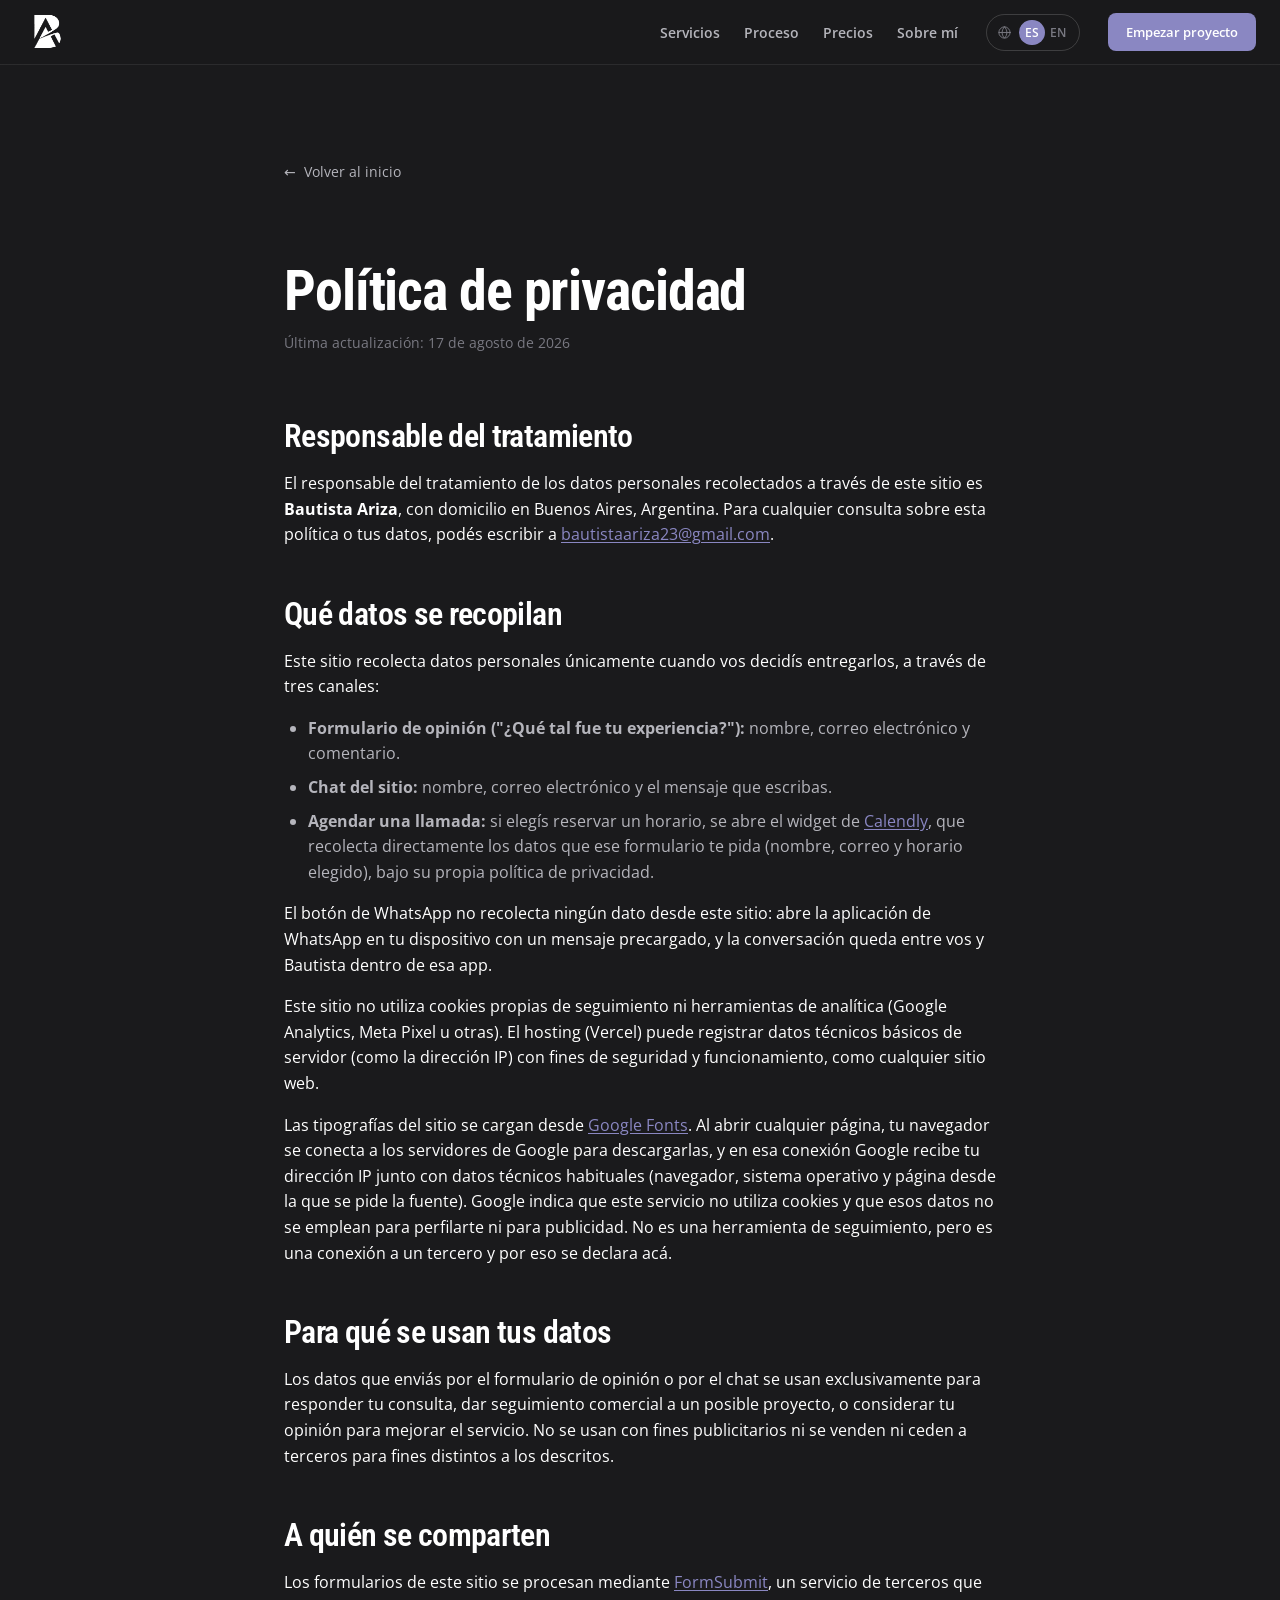
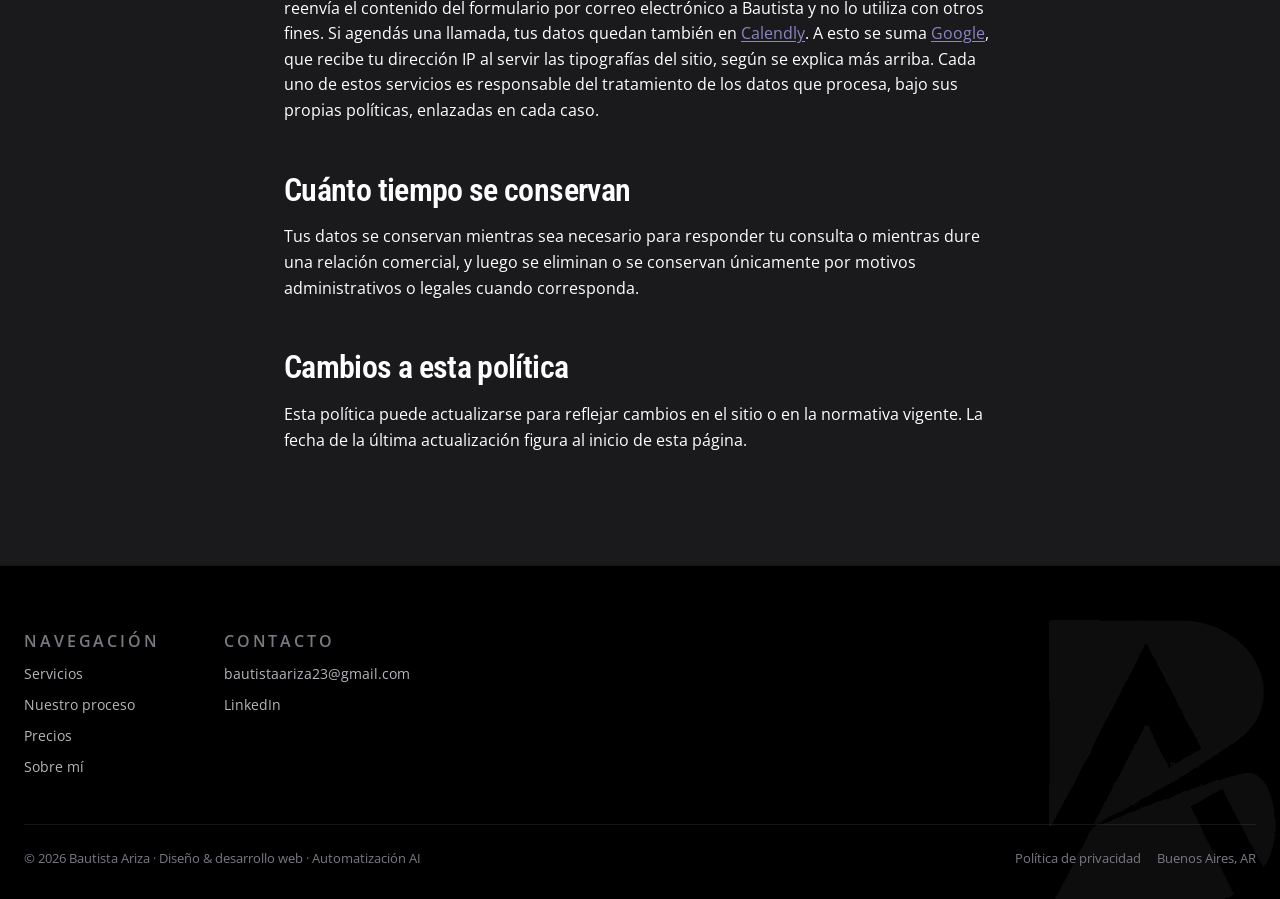
<file: privacidad.html>
<!DOCTYPE html>
<html lang="es" data-lang="es" data-theme="dark">
<head>
<meta charset="utf-8">
<meta name="viewport" content="width=device-width, initial-scale=1">
<title>Política de privacidad — Bautista Ariza</title>
<meta name="description" content="Política de privacidad y tratamiento de datos personales del sitio de Bautista Ariza, diseño y desarrollo web.">
<meta name="robots" content="noindex, follow">
<link rel="canonical" href="https://bautistai.vercel.app/privacidad">

<link rel="icon" href="assets/img/logo.png" type="image/png">
<link rel="stylesheet" href="css/tokens.css">
<link rel="stylesheet" href="css/styles.css">

<script src="js/main.js" defer></script>
</head>

<body>

<div class="scroll-progress" id="scroll-progress" aria-hidden="true"></div>

<!-- ====================================================================== -->
<!-- Navegación                                                             -->
<!-- ====================================================================== -->
<nav class="site-nav">
  <div class="nav-inner">
    <a href="/" class="nav-brand">
      <img src="assets/img/logo.png" alt="Bautista Ariza">
    </a>

    <div class="nav-right">
      <div class="nav-links">
        <a href="/#servicios"><span class="lang-es">Servicios</span><span class="lang-en">Services</span></a>
        <a href="/#proceso"><span class="lang-es">Proceso</span><span class="lang-en">Process</span></a>
        <a href="/#precios"><span class="lang-es">Precios</span><span class="lang-en">Pricing</span></a>
        <a href="/#sobre-mi"><span class="lang-es">Sobre mí</span><span class="lang-en">About</span></a>
      </div>

      <button type="button" class="nav-lang" id="lang-toggle" title="ES / EN" aria-label="Cambiar idioma del sitio / Switch site language">
        <svg class="nav-lang-icon" width="15" height="15" viewBox="0 0 24 24" fill="none" stroke="currentColor" stroke-width="1.5" stroke-linecap="round" stroke-linejoin="round" aria-hidden="true">
          <circle cx="12" cy="12" r="9"></circle>
          <path d="M3 12h18"></path>
          <path d="M12 3c2.5 2.5 3.8 5.7 3.8 9s-1.3 6.5-3.8 9c-2.5-2.5-3.8-5.7-3.8-9s1.3-6.5 3.8-9Z"></path>
        </svg>
        <span class="nav-lang-track" aria-hidden="true">
          <span class="nav-lang-thumb"></span>
          <span class="nav-lang-option" data-lang-value="es">ES</span>
          <span class="nav-lang-option" data-lang-value="en">EN</span>
        </span>
      </button>

      <a href="/#precios" class="btn btn-primary btn-sm nav-cta">
        <span class="lang-es">Empezar proyecto</span><span class="lang-en">Start a project</span>
      </a>

      <button type="button" class="nav-burger" id="nav-burger" aria-label="Menú" aria-expanded="false" aria-controls="nav-mobile">
        <svg width="20" height="20" viewBox="0 0 24 24" fill="none" stroke="currentColor" stroke-width="1.5" stroke-linecap="round" aria-hidden="true"><path d="M4 7h16"></path><path d="M4 12h16"></path><path d="M4 17h16"></path></svg>
      </button>
    </div>
  </div>

  <div class="nav-mobile" id="nav-mobile">
    <a href="/#servicios"><span class="lang-es">Servicios</span><span class="lang-en">Services</span></a>
    <a href="/#proceso"><span class="lang-es">Proceso</span><span class="lang-en">Process</span></a>
    <a href="/#precios"><span class="lang-es">Precios</span><span class="lang-en">Pricing</span></a>
    <a href="/#sobre-mi"><span class="lang-es">Sobre mí</span><span class="lang-en">About</span></a>
    <a href="/#precios" class="btn btn-primary btn-block">
      <span class="lang-es">Empezar proyecto</span><span class="lang-en">Start a project</span>
    </a>
  </div>
</nav>

<main>
  <section class="section legal wrap">
    <a href="/" class="legal-back">
      <span aria-hidden="true">←</span>
      <span class="lang-es">Volver al inicio</span><span class="lang-en">Back to home</span>
    </a>

    <h1 class="legal-title">
      <span class="lang-es">Política de privacidad</span>
      <span class="lang-en">Privacy policy</span>
    </h1>
    <p class="legal-updated">
      <span class="lang-es">Última actualización: 17 de agosto de 2026</span>
      <span class="lang-en">Last updated: August 17, 2026</span>
    </p>

    <div class="legal-body">
      <!-- ================================================================ -->
      <!-- ESPAÑOL                                                          -->
      <!-- ================================================================ -->
      <div class="lang-es">
        <h2>Responsable del tratamiento</h2>
        <p>
          El responsable del tratamiento de los datos personales recolectados a través de
          este sitio es <strong>Bautista Ariza</strong>, con domicilio en Buenos Aires,
          Argentina. Para cualquier consulta sobre esta política o tus datos, podés
          escribir a <a href="mailto:bautistaariza23@gmail.com">bautistaariza23@gmail.com</a>.
        </p>

        <h2>Qué datos se recopilan</h2>
        <p>Este sitio recolecta datos personales únicamente cuando vos decidís
          entregarlos, a través de tres canales:</p>
        <ul>
          <li><strong>Formulario de opinión ("¿Qué tal fue tu experiencia?"):</strong>
            nombre, correo electrónico y comentario.</li>
          <li><strong>Chat del sitio:</strong> nombre, correo electrónico y el mensaje
            que escribas.</li>
          <li><strong>Agendar una llamada:</strong> si elegís reservar un horario, se
            abre el widget de <a href="https://calendly.com/privacy" target="_blank" rel="noopener">Calendly</a>,
            que recolecta directamente los datos que ese formulario te pida (nombre,
            correo y horario elegido), bajo su propia política de privacidad.</li>
        </ul>
        <p>El botón de WhatsApp no recolecta ningún dato desde este sitio: abre la
          aplicación de WhatsApp en tu dispositivo con un mensaje precargado, y la
          conversación queda entre vos y Bautista dentro de esa app.</p>
        <p>Este sitio no utiliza cookies propias de seguimiento ni herramientas de
          analítica (Google Analytics, Meta Pixel u otras). El hosting (Vercel) puede
          registrar datos técnicos básicos de servidor (como la dirección IP) con
          fines de seguridad y funcionamiento, como cualquier sitio web.</p>
        <p>Las tipografías del sitio se cargan desde
          <a href="https://policies.google.com/privacy" target="_blank" rel="noopener">Google Fonts</a>.
          Al abrir cualquier página, tu navegador se conecta a los servidores de Google
          para descargarlas, y en esa conexión Google recibe tu dirección IP junto con
          datos técnicos habituales (navegador, sistema operativo y página desde la que
          se pide la fuente). Google indica que este servicio no utiliza cookies y que
          esos datos no se emplean para perfilarte ni para publicidad. No es una
          herramienta de seguimiento, pero es una conexión a un tercero y por eso se
          declara acá.</p>

        <h2>Para qué se usan tus datos</h2>
        <p>Los datos que enviás por el formulario de opinión o por el chat se usan
          exclusivamente para responder tu consulta, dar seguimiento comercial a un
          posible proyecto, o considerar tu opinión para mejorar el servicio. No se
          usan con fines publicitarios ni se venden ni ceden a terceros para fines
          distintos a los descritos.</p>

        <h2>A quién se comparten</h2>
        <p>Los formularios de este sitio se procesan mediante
          <a href="https://formsubmit.co/privacy" target="_blank" rel="noopener">FormSubmit</a>,
          un servicio de terceros que reenvía el contenido del formulario por correo
          electrónico a Bautista y no lo utiliza con otros fines. Si agendás una
          llamada, tus datos quedan también en <a href="https://calendly.com/privacy" target="_blank" rel="noopener">Calendly</a>.
          A esto se suma <a href="https://policies.google.com/privacy" target="_blank" rel="noopener">Google</a>,
          que recibe tu dirección IP al servir las tipografías del sitio, según se
          explica más arriba. Cada uno de estos servicios es responsable del
          tratamiento de los datos que procesa, bajo sus propias políticas, enlazadas
          en cada caso.</p>

        <h2>Cuánto tiempo se conservan</h2>
        <p>Tus datos se conservan mientras sea necesario para responder tu consulta o
          mientras dure una relación comercial, y luego se eliminan o se conservan
          únicamente por motivos administrativos o legales cuando corresponda.</p>

        <h2>Cambios a esta política</h2>
        <p>Esta política puede actualizarse para reflejar cambios en el sitio o en la
          normativa vigente. La fecha de la última actualización figura al inicio de
          esta página.</p>
      </div>

      <!-- ================================================================ -->
      <!-- ENGLISH                                                          -->
      <!-- ================================================================ -->
      <div class="lang-en">
        <h2>Data controller</h2>
        <p>
          The controller responsible for the personal data collected through this
          site is <strong>Bautista Ariza</strong>, based in Buenos Aires, Argentina.
          For any question about this policy or your data, you can write to
          <a href="mailto:bautistaariza23@gmail.com">bautistaariza23@gmail.com</a>.
        </p>

        <h2>What data is collected</h2>
        <p>This site collects personal data only when you choose to provide it,
          through three channels:</p>
        <ul>
          <li><strong>Feedback form ("How was your experience?"):</strong> name,
            email address and comment.</li>
          <li><strong>Site chat:</strong> name, email address and the message you
            write.</li>
          <li><strong>Booking a call:</strong> if you choose to book a time, the
            <a href="https://calendly.com/privacy" target="_blank" rel="noopener">Calendly</a>
            widget opens and collects directly whatever that form asks for (name,
            email and chosen time), under its own privacy policy.</li>
        </ul>
        <p>The WhatsApp button does not collect any data from this site: it opens
          the WhatsApp app on your device with a pre-filled message, and the
          conversation stays between you and Bautista inside that app.</p>
        <p>This site does not use its own tracking cookies or analytics tools
          (Google Analytics, Meta Pixel or others). The hosting provider (Vercel)
          may log basic technical server data (such as IP address) for security and
          operational purposes, as any website does.</p>
        <p>The site's typefaces are loaded from
          <a href="https://policies.google.com/privacy" target="_blank" rel="noopener">Google Fonts</a>.
          When you open any page, your browser connects to Google's servers to
          download them, and through that connection Google receives your IP address
          along with standard technical data (browser, operating system and the page
          requesting the font). Google states that this service sets no cookies and
          that the data is not used to profile you or for advertising. It is not a
          tracking tool, but it is a connection to a third party, which is why it is
          disclosed here.</p>

        <h2>How your data is used</h2>
        <p>Data submitted through the feedback form or the chat is used solely to
          respond to your inquiry, follow up on a potential project, or consider
          your feedback to improve the service. It is not used for advertising and
          is never sold or shared with third parties for purposes other than those
          described here.</p>

        <h2>Who it's shared with</h2>
        <p>Forms on this site are processed through
          <a href="https://formsubmit.co/privacy" target="_blank" rel="noopener">FormSubmit</a>,
          a third-party service that forwards the form's content by email to
          Bautista and does not use it for any other purpose. If you book a call,
          your data is also held by <a href="https://calendly.com/privacy" target="_blank" rel="noopener">Calendly</a>.
          In addition, <a href="https://policies.google.com/privacy" target="_blank" rel="noopener">Google</a>
          receives your IP address when serving the site's typefaces, as explained
          above. Each of these services is responsible for the data it processes,
          under its own policy, linked in each case.</p>

        <h2>How long it's kept</h2>
        <p>Your data is kept for as long as needed to respond to your inquiry or
          for the duration of a business relationship, and is then deleted or kept
          only for administrative or legal reasons where applicable.</p>

        <h2>Changes to this policy</h2>
        <p>This policy may be updated to reflect changes to the site or to
          applicable law. The last-updated date appears at the top of this page.</p>
      </div>
    </div>
  </section>
</main>

<!-- ====================================================================== -->
<!-- Pie de página                                                          -->
<!-- ====================================================================== -->
<footer class="site-footer">
  <img class="footer-watermark" src="assets/img/logo.png" alt="" aria-hidden="true">

  <div class="footer-inner">
    <div class="footer-cols">
      <nav class="footer-nav">
        <div class="footer-col">
          <span class="footer-col-title"><span class="lang-es">Navegación</span><span class="lang-en">Navigation</span></span>
          <a href="/#servicios"><span class="lang-es">Servicios</span><span class="lang-en">Services</span></a>
          <a href="/#proceso"><span class="lang-es">Nuestro proceso</span><span class="lang-en">Our process</span></a>
          <a href="/#precios"><span class="lang-es">Precios</span><span class="lang-en">Pricing</span></a>
          <a href="/#sobre-mi"><span class="lang-es">Sobre mí</span><span class="lang-en">About</span></a>
        </div>

        <div class="footer-col">
          <span class="footer-col-title"><span class="lang-es">Contacto</span><span class="lang-en">Contact</span></span>
          <a href="mailto:bautistaariza23@gmail.com">bautistaariza23@gmail.com</a>
          <a href="https://www.linkedin.com/in/bautista-ariza-518144189/" target="_blank" rel="noopener">LinkedIn</a>        </div>
      </nav>
    </div>

    <div class="footer-bottom">
      <span>© 2026 Bautista Ariza · <span class="lang-es">Diseño &amp; desarrollo web · Automatización AI</span><span class="lang-en">Web design &amp; development · AI automation</span></span>
      <div class="footer-legal">
        <a href="privacidad"><span class="lang-es">Política de privacidad</span><span class="lang-en">Privacy policy</span></a>
        <span>Buenos Aires, AR</span>
      </div>
    </div>
  </div>
</footer>

</body>
</html>
</file>
<file: css/tokens.css>
/* ==========================================================================
   BA AGENCY — Design Tokens (Colors + Type)
   --------------------------------------------------------------------------
   Single source of truth for color and typography across the design system.
   Token names follow the system's atomic naming: <category>-<role>-<scale>.
   Semantic vars (h1, body, link…) compose primitive vars and should be
   what most components reference.
   ========================================================================== */

/* -------------------------------------------------------------------- FONTS */
/* We rely on Google Fonts for the three families used across the agency.
   If you self-host, drop the .woff2 files into /fonts and replace below. */
@import url('https://fonts.googleapis.com/css2?family=Teko:wght@300;400;500;600;700&family=Roboto+Condensed:ital,wght@0,300;0,400;0,500;0,600;0,700;1,400&family=Open+Sans:ital,wght@0,300;0,400;0,500;0,600;0,700;1,400&display=swap');

:root {
  /* ===== COLOR — PRIMITIVE ============================================== */
  /* Brand */
  --c-brand-purple:       #5B589C;   /* Primary accent — links, focus, CTAs    */
  --c-brand-purple-700:   #46447B;   /* Hover / pressed                        */
  --c-brand-purple-300:   #8A87C2;   /* Soft accent on dark backgrounds        */
  --c-brand-purple-100:   #E6E5F1;   /* Tinted surfaces, badges                */

  /* Neutral scale — runs from pure black to pure white */
  --c-black:              #000000;
  --c-ink-900:            #1A1A1C;   /* Primary surface (dark UI)              */
  --c-ink-800:            #25252A;   /* Elevated dark surfaces                 */
  --c-ink-700:            #33333A;   /* Borders on dark / disabled fg          */
  --c-ink-500:            #797982;   /* Secondary text / muted icons           */
  --c-ink-300:            #B5B5BC;   /* Hairlines / disabled text on light     */
  --c-ink-100:            #EFEFF1;   /* Light surface tint                     */
  --c-ink-50:             #F7F7F9;   /* App background (light)                 */
  --c-white:              #FFFFFF;

  /* ===== COLOR — SEMANTIC =============================================== */
  /* These are the vars components should USE. Light theme defaults. */
  --bg-canvas:            var(--c-white);
  --bg-surface:           var(--c-white);
  --bg-surface-2:         var(--c-ink-50);
  --bg-inverse:           var(--c-ink-900);

  --fg-primary:           var(--c-ink-900);
  --fg-secondary:         var(--c-ink-500);
  --fg-tertiary:          var(--c-ink-300);
  --fg-on-inverse:        var(--c-white);
  --fg-on-accent:         var(--c-white);

  --border-subtle:        rgba(26, 26, 28, 0.08);
  --border-default:       rgba(26, 26, 28, 0.16);
  --border-strong:        var(--c-ink-700);

  --accent:               var(--c-brand-purple);
  --accent-hover:         var(--c-brand-purple-700);
  --accent-soft:          var(--c-brand-purple-100);

  --focus-ring:           rgba(91, 88, 156, 0.45);

  /* Status */
  --c-success:            #2E9D63;
  --c-warning:            #D08A1E;
  --c-error:              #D04646;
  --c-info:               #3577CC;

  /* ===== TYPOGRAPHY — FAMILIES ========================================== */
  --font-display:         'Teko', 'Roboto Condensed', 'Oswald', sans-serif;
  --font-heading:         'Roboto Condensed', 'Teko', sans-serif;
  --font-body:            'Open Sans', system-ui, -apple-system, sans-serif;
  --font-mono:            ui-monospace, 'JetBrains Mono', SFMono-Regular, Menlo, monospace;

  /* ===== TYPOGRAPHY — SCALE ============================================= */
  /* Derived from a 1.250 (major third) ratio, anchored at 16px body.       */
  --t-xs:                 0.75rem;   /* 12px — captions, labels             */
  --t-sm:                 0.875rem;  /* 14px — small body                   */
  --t-base:               1rem;      /* 16px — body                         */
  --t-lg:                 1.125rem;  /* 18px — lead paragraph               */
  --t-xl:                 1.5rem;    /* 24px — h5/h6                        */
  --t-2xl:                2rem;      /* 32px — h3/h4                        */
  --t-3xl:                2.75rem;   /* 44px — h2                           */
  --t-4xl:                3.75rem;   /* 60px — h1                           */
  --t-5xl:                5.5rem;    /* 88px — hero display                 */
  --t-6xl:                7.5rem;    /* 120px — billboard / landing hero    */

  /* ===== TYPOGRAPHY — WEIGHTS / LH / TRACKING =========================== */
  --w-light:              300;
  --w-regular:            400;
  --w-medium:             500;
  --w-semi:               600;
  --w-bold:               700;

  --lh-tight:             1.02;       /* Display — Teko looks best very tight */
  --lh-snug:              1.15;
  --lh-normal:            1.4;
  --lh-relaxed:           1.6;        /* Body copy                            */

  --ls-tight:             -0.02em;
  --ls-display:           -0.01em;
  --ls-normal:            0;
  --ls-wide:              0.04em;
  --ls-eyebrow:           0.18em;     /* Uppercase eyebrows / kickers         */

  /* ===== SPACING (4px grid) ============================================= */
  --s-1:  4px;  --s-2:  8px;   --s-3:  12px; --s-4:  16px;
  --s-5:  20px; --s-6:  24px;  --s-7:  28px; --s-8:  32px;
  --s-12: 48px; --s-16: 64px;  --s-24: 96px; --s-32: 128px;

  /* ===== RADIUS ========================================================= */
  --r-none:  0;
  --r-sm:    4px;
  --r-md:    8px;
  --r-lg:    16px;
  --r-full:  9999px;

  /* ===== SHADOW / ELEVATION ============================================= */
  --shadow-sm:  0 1px 2px rgba(0,0,0,0.06), 0 1px 1px rgba(0,0,0,0.04);
  --shadow-md:  0 4px 12px rgba(0,0,0,0.08), 0 1px 2px rgba(0,0,0,0.04);
  --shadow-lg:  0 12px 32px rgba(0,0,0,0.12), 0 2px 6px rgba(0,0,0,0.06);
  --shadow-xl:  0 28px 64px rgba(0,0,0,0.18), 0 4px 12px rgba(0,0,0,0.08);
  --shadow-glow:0 0 0 4px var(--focus-ring);

  /* ===== MOTION ========================================================= */
  --dur-fast:    150ms;
  --dur-normal:  250ms;
  --dur-slow:    400ms;
  --ease-out:    cubic-bezier(0.16, 1, 0.3, 1);
  --ease-inout:  cubic-bezier(0.65, 0, 0.35, 1);
  --ease-spring: cubic-bezier(0.34, 1.56, 0.64, 1);
}

/* Dark theme — flip semantic vars; primitives unchanged. */
[data-theme="dark"], .theme-dark {
  --bg-canvas:      var(--c-ink-900);
  --bg-surface:     var(--c-ink-800);
  --bg-surface-2:   var(--c-ink-700);
  --bg-inverse:     var(--c-white);

  --fg-primary:     var(--c-white);
  --fg-secondary:   var(--c-ink-300);
  --fg-tertiary:    var(--c-ink-500);
  --fg-on-inverse:  var(--c-ink-900);

  --border-subtle:  rgba(255, 255, 255, 0.08);
  --border-default: rgba(255, 255, 255, 0.16);
  --border-strong:  var(--c-ink-300);

  --accent:         var(--c-brand-purple-300);
  --accent-hover:   var(--c-brand-purple);
  --accent-soft:    rgba(91, 88, 156, 0.18);
}

/* ==========================================================================
   SEMANTIC TYPE STYLES
   These classes are the canonical text styles. Use them rather than rolling
   one-off font-size/weight combos in components.
   ========================================================================== */

.t-display,
.t-display-xl {
  font-family: var(--font-display);
  font-weight: var(--w-medium);
  font-size: var(--t-6xl);
  line-height: var(--lh-tight);
  letter-spacing: var(--ls-display);
  text-transform: uppercase;
}

.t-display-lg {
  font-family: var(--font-display);
  font-weight: var(--w-medium);
  font-size: var(--t-5xl);
  line-height: var(--lh-tight);
  letter-spacing: var(--ls-display);
  text-transform: uppercase;
}

.t-h1, h1 {
  font-family: var(--font-heading);
  font-weight: var(--w-bold);
  font-size: var(--t-4xl);
  line-height: var(--lh-snug);
  letter-spacing: var(--ls-tight);
}

.t-h2, h2 {
  font-family: var(--font-heading);
  font-weight: var(--w-bold);
  font-size: var(--t-3xl);
  line-height: var(--lh-snug);
  letter-spacing: var(--ls-tight);
}

.t-h3, h3 {
  font-family: var(--font-heading);
  font-weight: var(--w-semi);
  font-size: var(--t-2xl);
  line-height: var(--lh-snug);
}

.t-h4, h4 {
  font-family: var(--font-heading);
  font-weight: var(--w-semi);
  font-size: var(--t-xl);
  line-height: var(--lh-snug);
}

.t-eyebrow {
  font-family: var(--font-body);
  font-weight: var(--w-semi);
  font-size: var(--t-xs);
  letter-spacing: var(--ls-eyebrow);
  text-transform: uppercase;
  color: var(--accent);
}

.t-lead {
  font-family: var(--font-body);
  font-weight: var(--w-regular);
  font-size: var(--t-lg);
  line-height: var(--lh-relaxed);
  color: var(--fg-secondary);
}

.t-body, p {
  font-family: var(--font-body);
  font-weight: var(--w-regular);
  font-size: var(--t-base);
  line-height: var(--lh-relaxed);
  color: var(--fg-primary);
}

.t-small {
  font-family: var(--font-body);
  font-weight: var(--w-regular);
  font-size: var(--t-sm);
  line-height: var(--lh-normal);
  color: var(--fg-secondary);
}

.t-caption {
  font-family: var(--font-body);
  font-weight: var(--w-regular);
  font-size: var(--t-xs);
  line-height: var(--lh-normal);
  color: var(--fg-secondary);
}

.t-label {
  font-family: var(--font-body);
  font-weight: var(--w-semi);
  font-size: var(--t-sm);
  line-height: var(--lh-normal);
  letter-spacing: var(--ls-wide);
  text-transform: uppercase;
}

.t-mono, code {
  font-family: var(--font-mono);
  font-size: 0.92em;
}

a, .t-link {
  color: var(--accent);
  text-decoration: none;
  border-bottom: 1px solid currentColor;
  transition: color var(--dur-fast) var(--ease-out);
}
a:hover, .t-link:hover { color: var(--accent-hover); }
</file>
<file: css/styles.css>
/* ==========================================================================
   BA AGENCY — Hoja de estilos principal
   --------------------------------------------------------------------------
   Depende de tokens.css (variables de color, tipografía, espaciado y motion).
   Organización del archivo:
     1. Reset y base
     2. Utilidades (layout, idioma, accesibilidad)
     3. Componentes reutilizables (botones, tarjetas, etiquetas)
     4. Secciones (nav, hero, servicios, proceso, precios, sobre mí…)
     5. Animaciones
     6. Media queries
   ========================================================================== */

/* ==========================================================================
   1. RESET Y BASE
   ========================================================================== */

* {
  box-sizing: border-box;
}

html {
  scroll-behavior: smooth;
  background: var(--c-ink-900);
}

body {
  margin: 0;
  background: var(--c-ink-900);
  color: var(--c-white);
  font-family: var(--font-body);
  min-height: 100vh;
}

img {
  display: block;
  max-width: 100%;
}

button {
  font-family: inherit;
  cursor: pointer;
}

a {
  color: var(--c-brand-purple-300);
  text-decoration: none;
  border-bottom: none;
}

a:hover {
  color: #b5b3d9;
}

/* ==========================================================================
   2. UTILIDADES
   ========================================================================== */

/* Contenedor centrado estándar del sitio */
.wrap {
  max-width: 1280px;
  margin: 0 auto;
}

/* Cambio de idioma: el atributo data-lang en <html> decide qué se muestra */
.lang-en {
  display: none;
}

[data-lang='en'] .lang-en {
  display: revert;
}

[data-lang='en'] .lang-es {
  display: none;
}

/* Oculta visualmente pero mantiene el contenido para lectores de pantalla */
.visually-hidden {
  position: absolute;
  width: 1px;
  height: 1px;
  padding: 0;
  margin: -1px;
  overflow: hidden;
  clip: rect(0 0 0 0);
  white-space: nowrap;
  border: 0;
}

/* Campo trampa anti-spam (honeypot): invisible para personas y lectores de
   pantalla; los bots que completan todos los campos lo llenan y FormSubmit
   descarta el envío. */
.hp-field {
  position: absolute;
  left: -9999px;
  width: 1px;
  height: 1px;
  overflow: hidden;
}

/* Grillas responsivas */
.grid {
  display: grid;
  gap: var(--s-6);
}

.grid-2 {
  grid-template-columns: repeat(2, 1fr);
}

.grid-3 {
  grid-template-columns: repeat(3, 1fr);
}

.grid-4 {
  grid-template-columns: repeat(4, 1fr);
  align-items: stretch;
}

/* Fila de botones / elementos en línea */
.actions {
  display: flex;
  gap: var(--s-4);
  flex-wrap: wrap;
  justify-content: center;
}

/* ==========================================================================
   3. COMPONENTES
   ========================================================================== */

/* --- Etiqueta de sección (eyebrow) ------------------------------------- */
.eyebrow {
  font-size: var(--t-xs);
  font-weight: var(--w-semi);
  letter-spacing: var(--ls-eyebrow);
  text-transform: uppercase;
  color: var(--c-brand-purple-300);
}

.section-head .eyebrow {
  display: block;
  margin-bottom: var(--s-4);
}

/* Línea decorativa que se dibuja al entrar en pantalla */
[data-reveal] .eyebrow {
  position: relative;
  padding-left: var(--s-8);
}

[data-reveal] .eyebrow::before {
  content: '';
  position: absolute;
  left: 0;
  top: 50%;
  width: 20px;
  height: 1px;
  background: currentColor;
  transform: translateY(-50%) scaleX(0);
  transform-origin: 0 50%;
  transition: transform var(--dur-slow) var(--ease-out) 120ms;
}

[data-reveal].rv-in .eyebrow::before {
  transform: translateY(-50%) scaleX(1);
}

/* --- Botones ------------------------------------------------------------ */
.btn {
  position: relative;
  overflow: hidden;
  display: inline-flex;
  align-items: center;
  gap: var(--s-2);
  font-family: var(--font-body);
  font-weight: var(--w-semi);
  font-size: var(--t-sm);
  border: 0;
  border-radius: var(--r-md);
  padding: var(--s-3) var(--s-5);
  text-decoration: none;
  background: transparent;
  color: var(--c-white);
  transition:
    transform var(--dur-normal) var(--ease-spring),
    box-shadow var(--dur-normal) ease-out,
    background-color var(--dur-normal) ease-out,
    border-color var(--dur-normal) ease-out,
    color var(--dur-normal) ease-out;
}

/* Brillo que recorre el botón al pasar el mouse */
.btn::after {
  content: '';
  position: absolute;
  top: 0;
  left: -130%;
  width: 60%;
  height: 100%;
  background: linear-gradient(105deg, transparent, rgba(255, 255, 255, 0.22), transparent);
  transform: skewX(-18deg);
  transition: left 500ms ease-out;
  pointer-events: none;
}

.btn:hover::after {
  left: 170%;
}

.btn:hover {
  transform: translateY(-2px) scale(1.02);
}

.btn:active {
  transform: translateY(0) scale(0.98);
}

/* Ícono de flecha dentro de un botón (Hugeicons circle-arrow-up-right-02,
   stroke rounded — mismo paquete que el "+" del FAQ). En reposo apunta
   arriba a la derecha; al pasar el mouse (o enfocar con teclado) gira 45°
   y apunta a la derecha. El círculo está centrado en el viewBox, así que
   girar el SVG entero solo mueve la flecha. Al salir, la transición lo
   devuelve a su posición original. */
.btn-icon {
  flex-shrink: 0;
  transition: transform var(--dur-normal) var(--ease-out);
}

.btn:hover .btn-icon,
.btn:focus-visible .btn-icon {
  transform: rotate(45deg);
}

.btn-primary {
  background: var(--c-brand-purple-300);
  color: var(--c-white);
}

.btn-primary:hover {
  background: #6e6bb8;
  color: var(--c-white);
  box-shadow: 0 8px 28px rgba(91, 88, 156, 0.45);
}

.btn-outline {
  border: 1px solid var(--border-default);
  color: var(--c-white);
  background: transparent;
}

.btn-outline:hover {
  border-color: var(--c-brand-purple-300);
  background: rgba(91, 88, 156, 0.14);
  color: var(--c-white);
  box-shadow: 0 6px 22px rgba(91, 88, 156, 0.25);
}

/* Opción elegida (botones de experiencia en la sección de feedback) */
.btn-outline.is-active {
  border-color: var(--c-brand-purple-300);
}

/* Tamaños */
.btn-lg {
  font-size: 15px;
  padding: 14px var(--s-7);
}

.btn-sm {
  font-size: 13px;
  padding: 10px 18px;
}

/* Botón que se ancla al fondo de una tarjeta de precio */
.btn-block {
  margin-top: auto;
  justify-content: center;
}

/* WhatsApp: el verde de la marca lo hace reconocible de un vistazo */
.btn-whatsapp {
  border: 1px solid rgba(37, 211, 102, 0.45);
  color: #4ade80;
  background: transparent;
}

.btn-whatsapp:hover {
  border-color: #25d366;
  background: rgba(37, 211, 102, 0.12);
  color: #4ade80;
  box-shadow: 0 6px 22px rgba(37, 211, 102, 0.18);
}

/* Botones apilados al fondo de una tarjeta de precio */
.price-actions {
  margin-top: auto;
  display: flex;
  flex-direction: column;
  gap: var(--s-3);
}

.price-actions .btn {
  justify-content: center;
}

/* --- Píldoras ----------------------------------------------------------- */
.pill {
  margin: 0;
  /* tokens.css da line-height 1.6 a todo <p>; acá la píldora se ajusta al texto */
  line-height: normal;
  display: inline-flex;
  align-items: center;
  gap: var(--s-2);
  border: 1px solid rgba(138, 135, 194, 0.4);
  border-radius: var(--r-full);
  padding: 6px var(--s-4);
  font-size: var(--t-xs);
  font-weight: var(--w-semi);
  letter-spacing: var(--ls-eyebrow);
  text-transform: uppercase;
  color: var(--c-brand-purple-300);
}

.pill-dot {
  width: 6px;
  height: 6px;
  border-radius: 50%;
  background: var(--c-brand-purple-300);
  display: inline-block;
}

/* Píldora seleccionable (sección "Sobre mí") */
.pill-choice {
  border: 1px solid var(--border-default);
  border-radius: var(--r-full);
  color: var(--c-white);
  background: transparent;
  font-size: var(--t-sm);
}

.pill-choice:hover,
.pill-choice.is-active {
  border-color: var(--c-brand-purple-300);
  color: var(--c-brand-purple-300);
  background: rgba(255, 255, 255, 0.04);
}

/* --- Tarjetas ----------------------------------------------------------- */
.card {
  display: flex;
  flex-direction: column;
  gap: var(--s-4);
  border-radius: var(--r-lg);
  padding: 40px;
}

.card-filled {
  background: var(--c-ink-800);
}

.card-outlined {
  border: 1px solid var(--border-subtle);
}

.card-head {
  display: flex;
  justify-content: space-between;
  align-items: flex-start;
}

.card-head-center {
  align-items: center;
}

.card-title {
  font-family: var(--font-heading);
  font-weight: var(--w-semi);
  font-size: 26px;
  margin: 0;
  color: var(--c-white);
}

/* Variante usada en las tarjetas del proceso */
.card-title-sm {
  font-size: 24px;
}

.card-text {
  margin: 0;
  color: var(--c-ink-300);
  line-height: var(--lh-relaxed);
  font-size: 15px;
}

.card-icon {
  flex-shrink: 0;
}

/* Numeración de servicios (01, 02…) */
.card-number {
  font-family: var(--font-display);
  font-size: 44px;
  line-height: 1;
  color: var(--c-brand-purple-300);
  font-weight: var(--w-medium);
}

/* Numeración romana del proceso (I, II, III) */
.card-step {
  font-family: var(--font-display);
  font-size: 52px;
  line-height: 1;
  color: var(--c-white);
  font-weight: var(--w-light);
}

/* Insignia de rango de días */
.badge-day {
  border: 1px solid rgba(138, 135, 194, 0.4);
  color: var(--c-brand-purple-300);
  border-radius: var(--r-full);
  padding: var(--s-1) var(--s-3);
  font-size: 11px;
  font-weight: var(--w-semi);
  letter-spacing: 0.1em;
  white-space: nowrap;
}

/* --- Formularios -------------------------------------------------------- */
.field {
  display: flex;
  flex-direction: column;
  gap: var(--s-2);
}

.label {
  font-size: var(--t-sm);
  font-weight: var(--w-semi);
  color: var(--c-ink-300);
}

.input,
.textarea {
  width: 100%;
  background: var(--c-ink-800);
  border: 1px solid var(--c-ink-700);
  border-radius: var(--r-md);
  color: var(--c-white);
  font-family: var(--font-body);
  font-size: 15px;
  outline: none;
  transition:
    border-color var(--dur-fast) var(--ease-out),
    box-shadow var(--dur-fast) var(--ease-out);
}

.input {
  padding: var(--s-3) var(--s-4);
}

.textarea {
  line-height: var(--lh-relaxed);
  padding: var(--s-4);
  resize: vertical;
}

.input:focus,
.textarea:focus {
  border-color: var(--c-brand-purple-300);
  box-shadow: 0 0 0 3px var(--focus-ring);
}

.form-error {
  margin: 0;
  font-size: 13px;
  color: #c25a5a;
}

.form-success {
  margin: 0;
  font-size: var(--t-sm);
  color: var(--c-success);
}

/* ==========================================================================
   4. SECCIONES
   ========================================================================== */

/* --- Barra de progreso de scroll ---------------------------------------- */
.scroll-progress {
  position: fixed;
  top: 0;
  left: 0;
  width: 100%;
  height: 3px;
  background: var(--c-brand-purple-300);
  transform: scaleX(0);
  transform-origin: 0 50%;
  z-index: 60;
  will-change: transform;
}

/* --- Navegación --------------------------------------------------------- */
.site-nav {
  position: fixed;
  top: 0;
  left: 0;
  right: 0;
  z-index: 50;
  backdrop-filter: blur(16px);
  -webkit-backdrop-filter: blur(16px);
  background: rgba(26, 26, 28, 0.7);
  border-bottom: 1px solid var(--border-subtle);
}

.nav-inner {
  max-width: 1280px;
  margin: 0 auto;
  padding: 0 var(--s-6);
  height: 64px;
  display: flex;
  align-items: center;
  justify-content: space-between;
  gap: var(--s-6);
}

.nav-brand {
  display: flex;
  align-items: center;
  gap: var(--s-3);
  border: none;
}

.nav-brand img {
  width: 44px;
  height: 49px;
  object-fit: contain;
}

.nav-right {
  display: flex;
  align-items: center;
  gap: 28px;
}

.nav-links {
  display: flex;
  gap: var(--s-6);
  font-size: var(--t-sm);
  font-weight: var(--w-semi);
}

.nav-links a {
  color: var(--c-ink-300);
  border: none;
}

.nav-links a:hover {
  color: var(--c-white);
}

/* Switch de idioma: el ícono de globo comunica "idioma" de un vistazo, y el
   riel ES/EN con una perilla deslizante deja ver cuál está activo, en vez de
   depender de leer texto tipo "ES → EN" para entender qué hace el botón. */
.nav-lang {
  background: transparent;
  border: 1px solid var(--border-default);
  border-radius: var(--r-full);
  color: var(--c-ink-500);
  padding: 5px 8px 5px 10px;
  display: inline-flex;
  gap: 7px;
  align-items: center;
  transition: border-color var(--dur-fast) var(--ease-out);
}

.nav-lang:hover {
  border-color: var(--c-brand-purple-300);
}

.nav-lang-icon {
  flex-shrink: 0;
  transition: color var(--dur-fast) var(--ease-out);
}

.nav-lang:hover .nav-lang-icon {
  color: var(--c-brand-purple-300);
}

.nav-lang-track {
  position: relative;
  display: flex;
}

.nav-lang-thumb {
  position: absolute;
  inset: 0 auto 0 0;
  width: 26px;
  background: var(--c-brand-purple-300);
  border-radius: var(--r-full);
  transition: transform var(--dur-normal) var(--ease-out);
}

html[data-lang='en'] .nav-lang-thumb {
  transform: translateX(26px);
}

.nav-lang-option {
  position: relative;
  z-index: 1;
  width: 26px;
  padding: 4px 0;
  text-align: center;
  font-size: var(--t-xs);
  font-weight: var(--w-semi);
  letter-spacing: 0.04em;
  color: inherit;
  transition: color var(--dur-fast) var(--ease-out);
}

html[data-lang='es'] .nav-lang-option[data-lang-value='es'],
html[data-lang='en'] .nav-lang-option[data-lang-value='en'] {
  color: var(--c-white);
}

.nav-burger {
  display: none;
  align-items: center;
  justify-content: center;
  width: 40px;
  height: 40px;
  background: transparent;
  border: 1px solid var(--border-default);
  border-radius: var(--r-md);
  color: var(--c-white);
}

.nav-mobile {
  display: none;
  border-top: 1px solid var(--border-subtle);
  background: rgba(26, 26, 28, 0.95);
  padding: var(--s-4) var(--s-6) var(--s-6);
  flex-direction: column;
  gap: var(--s-4);
  font-size: var(--t-base);
  font-weight: var(--w-semi);
}

.nav-mobile.is-open {
  display: flex;
}

.nav-mobile a {
  color: var(--c-white);
  border: none;
  padding: var(--s-2) 0;
}

/* --- Hero --------------------------------------------------------------- */
.hero {
  position: relative;
  overflow: hidden;
  padding: 200px var(--s-6) 140px;
  text-align: center;
}

/* Resplandor radial detrás del titular */
.hero::before {
  content: '';
  position: absolute;
  inset: 0;
  background: radial-gradient(
    ellipse 70% 55% at 50% -10%,
    rgba(91, 88, 156, 0.35),
    transparent 70%
  );
  pointer-events: none;
}

.hero-inner {
  position: relative;
  max-width: 960px;
  margin: 0 auto;
  display: flex;
  flex-direction: column;
  align-items: center;
  gap: 28px;
  animation: heroIn var(--dur-slow) var(--ease-out) both;
}

.hero-title {
  font-family: var(--font-display);
  font-weight: var(--w-medium);
  font-size: clamp(56px, 8.5vw, 118px);
  line-height: var(--lh-tight);
  letter-spacing: var(--ls-display);
  text-transform: uppercase;
  margin: 0;
  color: var(--c-white);
}

/* Palabra que rota automáticamente en el titular */
.hero-rotator {
  color: var(--c-brand-purple-300);
  display: inline-block;
  animation: wordIn var(--dur-normal) var(--ease-out) both;
}

.hero-lead {
  font-size: var(--t-lg);
  line-height: var(--lh-relaxed);
  color: var(--c-ink-300);
  max-width: 600px;
  margin: 0;
  text-wrap: pretty;
}

/* --- Secciones genéricas ------------------------------------------------ */
.section {
  padding: var(--s-24) var(--s-6);
}

.section-dark {
  background: var(--c-black);
}

.section-head {
  margin-bottom: var(--s-16);
}

.section-title {
  font-family: var(--font-display);
  font-weight: var(--w-medium);
  font-size: clamp(44px, 5.5vw, 80px);
  line-height: var(--lh-tight);
  text-transform: uppercase;
  letter-spacing: var(--ls-display);
  margin: 0;
  color: var(--c-white);
}

/* --- Precios ------------------------------------------------------------ */
.pricing-head {
  margin-bottom: var(--s-4);
}

.pricing-intro {
  color: var(--c-ink-300);
  font-size: var(--t-base);
  max-width: 560px;
  margin: 0 0 var(--s-16);
  line-height: var(--lh-relaxed);
}

/* Grilla de precios: con 5 tarjetas, 4 columnas dejarían una sola huérfana
   abajo. Flex con wrap centrado arma filas de 3 + 2 (2 + 2 + 1 en tablet)
   sin que la última fila quede pegada a la izquierda. */
.price-grid {
  display: flex;
  flex-wrap: wrap;
  justify-content: center;
}

.price-grid > .price-card {
  flex: 0 1 calc((100% - 2 * var(--s-6)) / 3);
}

.price-card {
  background: var(--c-ink-800);
  border-radius: var(--r-lg);
  padding: var(--s-8);
  display: flex;
  flex-direction: column;
  gap: var(--s-4);
}

.price-card-featured {
  border: 1px solid var(--c-brand-purple-300);
  position: relative;
}

.price-badge {
  position: absolute;
  top: -12px;
  left: var(--s-6);
  background: var(--c-brand-purple);
  color: var(--c-white);
  border-radius: var(--r-full);
  padding: var(--s-1) var(--s-3);
  font-size: 11px;
  font-weight: var(--w-semi);
  letter-spacing: 0.08em;
}

.price-title {
  font-family: var(--font-heading);
  font-weight: var(--w-bold);
  font-size: 22px;
  margin: var(--s-2) 0 0;
  color: var(--c-white);
  text-transform: uppercase;
}

.price-text {
  margin: 0;
  color: var(--c-ink-300);
  font-size: var(--t-sm);
  line-height: 1.5;
}

/* Bloque "Empezando desde $600" */
.price-line {
  margin: 0;
  line-height: normal;
}

.price-from {
  font-size: var(--t-xs);
  color: var(--c-ink-500);
  display: block;
}

.price-amount {
  font-family: var(--font-display);
  font-size: 48px;
  color: var(--c-white);
  line-height: 1.1;
}

/* "USD" junto al monto: mismo peso que "Empezando desde", no compite con el número */
.price-currency {
  margin-left: var(--s-1);
  font-family: var(--font-body);
  font-size: var(--t-sm);
  font-weight: var(--w-semi);
  letter-spacing: 0.04em;
  color: var(--c-ink-500);
}

.tag-list {
  display: flex;
  flex-wrap: wrap;
  gap: var(--s-2);
}

.tag {
  border: 1px solid var(--border-default);
  border-radius: var(--r-sm);
  padding: var(--s-1) 10px;
  font-size: var(--t-xs);
  color: var(--c-ink-300);
}

/* --- Aviso de respaldo del correo ---------------------------------------
   Aparece solo si el enlace mailto: no abrió ningún programa (común en
   escritorio sin cliente de correo configurado). Va abajo a la izquierda
   para no tapar el chatbot, que vive abajo a la derecha. */
.mail-fallback {
  position: fixed;
  left: var(--s-5);
  bottom: var(--s-5);
  z-index: 9000;
  width: min(400px, calc(100vw - 32px));
  padding: var(--s-5) var(--s-8) var(--s-5) var(--s-5);
  background: var(--c-ink-800);
  border: 1px solid var(--border-default);
  border-radius: var(--r-lg);
  box-shadow: 0 16px 48px rgba(0, 0, 0, 0.5);
  animation: mail-fallback-in var(--dur-slow) var(--ease-out);
}

.mail-fallback[hidden] {
  display: none;
}

.mail-fallback p {
  margin: 0 0 var(--s-4);
  font-size: var(--t-sm);
  line-height: 1.5;
  color: var(--c-ink-300);
}

.mail-fallback strong {
  color: var(--c-white);
  font-weight: var(--w-semi);
  overflow-wrap: anywhere;
}

.mail-fallback-actions {
  display: flex;
  flex-wrap: wrap;
  gap: var(--s-3);
}

.mail-fallback-done,
.mail-fallback.is-copied .mail-fallback-text {
  display: none;
}

.mail-fallback.is-copied .mail-fallback-done {
  display: block;
}

.mail-fallback-close {
  position: absolute;
  top: var(--s-2);
  right: var(--s-2);
  width: 32px;
  height: 32px;
  border: 0;
  border-radius: var(--r-full);
  background: transparent;
  color: var(--c-ink-500);
  font-size: 20px;
  line-height: 1;
  cursor: pointer;
  transition: color var(--dur-normal) ease-out, background-color var(--dur-normal) ease-out;
}

.mail-fallback-close:hover {
  color: var(--c-white);
  background: rgba(255, 255, 255, 0.08);
}

@keyframes mail-fallback-in {
  from {
    opacity: 0;
    transform: translateY(12px);
  }
  to {
    opacity: 1;
    transform: translateY(0);
  }
}

/* --- Sobre mí ----------------------------------------------------------- */
.about-inner {
  max-width: 720px;
  margin: 0 auto;
  text-align: center;
  display: flex;
  flex-direction: column;
  align-items: center;
  gap: var(--s-6);
}

.about-photo {
  width: 318px;
  height: 352px;
  object-fit: contain;
}

.about-inner .eyebrow {
  font-size: var(--t-base);
}

.about-text {
  margin: 0;
  font-size: 20px;
  line-height: 1.7;
  color: var(--c-ink-300);
  text-wrap: pretty;
}

.about-question {
  margin: 0;
  font-family: var(--font-heading);
  font-weight: var(--w-semi);
  font-size: 20px;
  color: var(--c-white);
}

.pill-group {
  display: flex;
  flex-wrap: wrap;
  justify-content: center;
  gap: var(--s-3);
  max-width: 640px;
}

/* Bloque de mensaje que aparece al elegir un objetivo */
.goal-box {
  width: 100%;
  max-width: 560px;
  display: flex;
  flex-direction: column;
  gap: var(--s-4);
  text-align: left;
}

.goal-box[hidden] {
  display: none;
}

/* --- Feedback ----------------------------------------------------------- */
.narrow {
  max-width: 800px;
  margin: 0 auto;
  text-align: center;
}

.stack-center {
  display: flex;
  flex-direction: column;
  align-items: center;
  gap: var(--s-6);
}

.feedback-title {
  font-size: clamp(40px, 5vw, 64px);
}

.feedback-lead {
  margin: 0;
  color: var(--c-ink-300);
  font-size: var(--t-base);
  line-height: var(--lh-relaxed);
  max-width: 540px;
}

.feedback-form {
  width: 100%;
  max-width: 560px;
  display: flex;
  flex-direction: column;
  gap: var(--s-4);
  text-align: left;
}

.feedback-form[hidden] {
  display: none;
}

.fb-fields {
  display: grid;
  grid-template-columns: 1fr 1fr;
  gap: var(--s-4);
}

/* --- FAQ ------------------------------------------------------------------
   Acordeón nativo con <details>/<summary>: sin JS propio, funciona con
   teclado y lectores de pantalla out of the box. */
.faq-list {
  max-width: 800px;
  margin: 0 auto;
  display: flex;
  flex-direction: column;
  gap: var(--s-4);
}

.faq-item {
  background: var(--c-ink-800);
  border-radius: var(--r-lg);
  overflow: hidden;
}

.faq-item[open] {
  background: var(--c-ink-800);
}

.faq-question {
  display: flex;
  align-items: center;
  justify-content: space-between;
  gap: var(--s-4);
  padding: var(--s-6);
  font-family: var(--font-heading);
  font-weight: var(--w-semi);
  font-size: 18px;
  color: var(--c-white);
  cursor: pointer;
  list-style: none;
  user-select: none;
}

/* Oculta el triángulo nativo del navegador, se dibuja el propio abajo */
.faq-question::-webkit-details-marker {
  display: none;
}

/* Insignia morada — mismo lenguaje que .badge-day (proceso) y los botones
   primarios: borde y relleno tenue en reposo, morado sólido + ícono blanco
   al interactuar. Así se lee como morada desde el primer vistazo, no solo
   al pasar el mouse.
   Es un elemento real (span + svg), no un ::after generado por CSS: así el
   ícono de Hugeicons (add-01, stroke rounded) queda inline igual que el
   resto de los íconos del sitio, sin depender de una fuente de íconos. */
.faq-icon {
  flex-shrink: 0;
  width: 28px;
  height: 28px;
  display: flex;
  align-items: center;
  justify-content: center;
  color: var(--c-brand-purple-300);
  background: rgba(138, 135, 194, 0.12);
  border: 1px solid rgba(138, 135, 194, 0.4);
  border-radius: 50%;
  transition:
    transform var(--dur-normal) var(--ease-out),
    background-color var(--dur-fast) var(--ease-out),
    color var(--dur-fast) var(--ease-out),
    border-color var(--dur-fast) var(--ease-out);
}

.faq-icon svg {
  display: block;
  stroke: currentColor;
}

/* El "+" rota a "×" en vez de cambiar de ícono — dos trazos perpendiculares
   girados 45° forman una cruz de cierre, sin necesitar un segundo glifo.
   - .is-open la controla js/faq.js, sincronizada con el clic (no con el
     final de la animación de alto, que tarda 400ms más).
   - [open] es el respaldo sin JS (o con prefers-reduced-motion, que ya
     aplasta esta transición a 0 más abajo en el archivo). */
.faq-item[open] .faq-question .faq-icon,
.faq-item.is-open .faq-question .faq-icon {
  transform: rotate(45deg);
  background: var(--c-brand-purple-300);
  border-color: var(--c-brand-purple-300);
  color: var(--c-white);
}

.faq-question:hover .faq-icon {
  background: var(--c-brand-purple-300);
  border-color: var(--c-brand-purple-300);
  color: var(--c-white);
}

.faq-answer {
  display: block;
  margin: 0;
  padding: 0 var(--s-6) var(--s-6);
  color: var(--c-ink-300);
  font-size: var(--t-base);
  line-height: var(--lh-relaxed);
}

/* Aviso puntual dentro de una respuesta — se distingue del resto del texto
   sin gritar: acento ámbar (--c-warning, ya reservado para esta semántica)
   en el borde y el ícono, tipografía más chica que el cuerpo de la
   respuesta. Va dentro de .faq-answer para que faq.js siga midiendo la
   altura real de la respuesta al animar el acordeón (ver runHeightAnimation
   en js/faq.js, que mide offsetHeight de .faq-answer completo). */
.faq-notice {
  display: flex;
  align-items: flex-start;
  gap: var(--s-3);
  margin-top: var(--s-4);
  padding: var(--s-3) var(--s-4);
  border-radius: var(--r-md);
  border-left: 2px solid var(--c-warning);
  background: rgba(208, 138, 30, 0.1);
}

.faq-notice svg {
  flex-shrink: 0;
  margin-top: 2px;
  color: var(--c-warning);
}

.faq-notice p {
  margin: 0;
  font-size: var(--t-sm);
  line-height: var(--lh-relaxed);
}

.faq-notice strong {
  color: var(--c-white);
  font-weight: var(--w-semi);
}

/* --- Documento legal (política de privacidad) --------------------------- */
.legal {
  max-width: 760px;
  padding-top: 160px;
}

.legal-title {
  font-size: clamp(36px, 5vw, 56px);
  margin-bottom: var(--s-2);
}

.legal-updated {
  margin: 0 0 var(--s-16);
  color: var(--c-ink-500);
  font-size: var(--t-sm);
}

.legal-back {
  display: inline-flex;
  align-items: center;
  gap: var(--s-2);
  font-size: var(--t-sm);
  color: var(--c-ink-300);
  border: none;
  margin-bottom: var(--s-8);
}

.legal-back:hover {
  color: var(--c-white);
}

/* Tipografía de lectura: más angosta e interlineada que el resto del sitio,
   pensada para párrafos largos en vez de titulares de marketing. */
.legal-body {
  color: var(--c-ink-300);
  font-size: var(--t-base);
  line-height: var(--lh-relaxed);
}

.legal-body h2 {
  font-family: var(--font-heading);
  font-weight: var(--w-semi);
  font-size: var(--t-2xl);
  color: var(--c-white);
  margin: var(--s-12) 0 var(--s-4);
}

.legal-body h2:first-child {
  margin-top: 0;
}

.legal-body p {
  margin: 0 0 var(--s-4);
}

.legal-body ul {
  margin: 0 0 var(--s-4);
  padding-left: var(--s-6);
}

.legal-body li {
  margin-bottom: var(--s-2);
}

.legal-body a {
  text-decoration: underline;
  text-underline-offset: 2px;
}

/* --- Contacto ----------------------------------------------------------- */
.contact {
  padding: var(--s-32) var(--s-6);
  position: relative;
  overflow: hidden;
}

.contact::before {
  content: '';
  position: absolute;
  inset: 0;
  background: radial-gradient(
    ellipse 60% 60% at 50% 110%,
    rgba(91, 88, 156, 0.25),
    transparent 70%
  );
  pointer-events: none;
}

.contact-inner {
  position: relative;
  max-width: 800px;
  margin: 0 auto;
  text-align: center;
  display: flex;
  flex-direction: column;
  align-items: center;
  gap: 28px;
}

.contact-title {
  font-size: clamp(48px, 7vw, 96px);
}

.contact-note {
  margin: 0;
  font-size: 13px;
  color: var(--c-ink-500);
}

/* --- Pie de página ------------------------------------------------------ */
.site-footer {
  background: var(--c-black);
  border-top: 1px solid var(--border-subtle);
  position: relative;
  overflow: hidden;
}

.footer-watermark {
  position: absolute;
  right: -60px;
  bottom: -80px;
  width: 380px;
  opacity: 0.05;
  pointer-events: none;
}

.footer-inner {
  max-width: 1280px;
  margin: 0 auto;
  padding: var(--s-16) var(--s-6) var(--s-8);
  position: relative;
}

.footer-cols {
  display: flex;
  flex-wrap: wrap;
  gap: var(--s-12);
  justify-content: space-between;
  margin-bottom: var(--s-12);
}

.footer-nav {
  display: flex;
  gap: var(--s-16);
  flex-wrap: wrap;
}

.footer-col {
  display: flex;
  flex-direction: column;
  gap: var(--s-3);
}

.footer-col-title {
  font-size: var(--t-base);
  font-weight: var(--w-semi);
  letter-spacing: var(--ls-eyebrow);
  text-transform: uppercase;
  color: var(--c-ink-500);
}

.footer-col a {
  font-size: var(--t-sm);
  color: var(--c-ink-300);
  border: none;
}

.footer-col a:hover {
  color: var(--c-white);
}

.footer-bottom {
  border-top: 1px solid var(--border-subtle);
  padding-top: var(--s-6);
  display: flex;
  justify-content: space-between;
  flex-wrap: wrap;
  gap: var(--s-3);
}

.footer-bottom span {
  font-size: 13px;
  color: var(--c-ink-500);
}

.footer-legal {
  display: flex;
  align-items: center;
  gap: var(--s-4);
}

.footer-legal a {
  font-size: 13px;
  color: var(--c-ink-500);
  border: none;
}

.footer-legal a:hover {
  color: var(--c-white);
}

/* ==========================================================================
   5. ANIMACIONES
   ========================================================================== */

@keyframes heroIn {
  from {
    opacity: 0;
    transform: translateY(16px);
  }
  to {
    opacity: 1;
    transform: none;
  }
}

@keyframes wordIn {
  from {
    opacity: 0;
    transform: translateY(18px);
  }
  to {
    opacity: 1;
    transform: none;
  }
}

/* Elementos que aparecen al entrar en el viewport */
[data-reveal] {
  opacity: 0;
  transform: translateY(24px) scale(0.98);
  transition:
    opacity var(--dur-slow) var(--ease-out),
    transform var(--dur-slow) var(--ease-out),
    border-color var(--dur-normal) var(--ease-out);
}

[data-reveal].rv-in {
  opacity: 1;
  transform: none;
}

/* Elevación al pasar el mouse sobre las tarjetas de una grilla */
.grid-2 > [data-reveal]:hover,
.grid-3 > [data-reveal]:hover,
.grid-4 > [data-reveal]:hover {
  transform: translateY(-8px);
  border-color: rgba(138, 135, 194, 0.35);
}

/* Escalonado de la aparición dentro de una grilla */
.grid > [data-reveal]:nth-child(2) {
  transition-delay: 80ms;
}

.grid > [data-reveal]:nth-child(3) {
  transition-delay: 160ms;
}

.grid > [data-reveal]:nth-child(4) {
  transition-delay: 240ms;
}

.grid > [data-reveal]:nth-child(5) {
  transition-delay: 320ms;
}

.grid-3 > [data-reveal]:nth-child(2) {
  transition-delay: 100ms;
}

.grid-3 > [data-reveal]:nth-child(3) {
  transition-delay: 200ms;
}

/* Respeta la preferencia del sistema de reducir animaciones */
@media (prefers-reduced-motion: reduce) {
  *,
  *::before,
  *::after {
    animation-duration: 0.001ms !important;
    animation-iteration-count: 1 !important;
    transition-duration: 0.001ms !important;
  }

  html {
    scroll-behavior: auto;
  }

  [data-reveal] {
    opacity: 1 !important;
    transform: none !important;
  }

  .grid-2 > [data-reveal]:hover,
  .grid-3 > [data-reveal]:hover,
  .grid-4 > [data-reveal]:hover {
    transform: none !important;
  }

  .scroll-progress {
    transition: none !important;
  }
}

/* ==========================================================================
   6. MEDIA QUERIES
   ========================================================================== */

@media (max-width: 1180px) {
  .grid-4 {
    grid-template-columns: repeat(2, 1fr);
  }

  .price-grid > .price-card {
    flex-basis: calc((100% - var(--s-6)) / 2);
  }
}

@media (max-width: 960px) {
  .nav-links,
  .nav-cta {
    display: none;
  }

  .nav-burger {
    display: inline-flex;
  }

  .grid-2,
  .grid-3 {
    grid-template-columns: 1fr;
  }
}

@media (max-width: 640px) {
  .grid-4 {
    grid-template-columns: 1fr;
  }

  .price-grid > .price-card {
    flex-basis: 100%;
  }

  .fb-fields {
    grid-template-columns: 1fr;
  }

  /* En mobile los botones de experiencia se apilan: la opción positiva
     arriba y "No tuve una buena experiencia" debajo. */
  .fb-choices {
    flex-direction: column-reverse;
    align-items: stretch;
  }

  .fb-choices .btn {
    justify-content: center;
  }

  .section,
  .contact {
    padding: var(--s-16) var(--s-5);
  }

  .hero {
    padding: 140px var(--s-5) var(--s-24);
  }

  .card {
    padding: 28px;
  }

  .footer-cols {
    flex-direction: column;
    gap: var(--s-8);
  }
}
</file>
<file: css/border-glow.css>
/* ==========================================================================
   BA AGENCY — Brillo de borde en las tarjetas
   --------------------------------------------------------------------------
   Adaptado de React Bits <BorderGlow /> (David Haz, MIT + Commons Clause),
   sin React: js/border-glow.js agrega la clase .border-glow y el
   <span class="edge-light"> a cada tarjeta, y actualiza --edge-proximity y
   --cursor-angle con el mouse.

   - Tarjetas comunes: el brillo aparece al pasar el mouse, solo en
     dispositivos con mouse (hover: hover).
   - .border-glow--active ("Nuevo proyecto"): siempre encendido y girando
     alrededor del borde, en desktop y mobile.

   Los colores del brillo y de la malla salen de la paleta de marca; en el
   original se calculaban en JS a partir de props, acá van fijos en CSS.
   ========================================================================== */

/* Registrar el ángulo como <angle> permite animarlo con @keyframes
   (la tarjeta activa gira el brillo sin JS). */
@property --cursor-angle {
  syntax: '<angle>';
  inherits: true;
  initial-value: 45deg;
}

.border-glow {
  --edge-proximity: 0;
  --cursor-angle: 45deg;
  --edge-sensitivity: 30;
  --color-sensitivity: calc(var(--edge-sensitivity) + 20);
  --glow-padding: 40px;
  --cone-spread: 25;
  --fill-opacity: 0.5;
  /* 0 = apagado, 1 = encendido; lo prenden :hover o --active */
  --glow-on: 0;

  /* Fondo de la tarjeta, para tapar la malla de color en el interior */
  --card-bg: var(--c-ink-800);

  /* Brillo: morado de marca (#8A87C2) un poco más luminoso */
  --glow-color: hsl(243deg 60% 78% / 100%);
  --glow-color-60: hsl(243deg 60% 78% / 60%);
  --glow-color-50: hsl(243deg 60% 78% / 50%);
  --glow-color-40: hsl(243deg 60% 78% / 40%);
  --glow-color-30: hsl(243deg 60% 78% / 30%);
  --glow-color-20: hsl(243deg 60% 78% / 20%);
  --glow-color-10: hsl(243deg 60% 78% / 10%);

  /* Malla de color: morado de marca, violeta y morado oscuro */
  --gradient-one: radial-gradient(at 80% 55%, #8a87c2 0px, transparent 50%);
  --gradient-two: radial-gradient(at 69% 34%, #c084fc 0px, transparent 50%);
  --gradient-three: radial-gradient(at 8% 6%, #5b589c 0px, transparent 50%);
  --gradient-four: radial-gradient(at 41% 38%, #8a87c2 0px, transparent 50%);
  --gradient-five: radial-gradient(at 86% 85%, #c084fc 0px, transparent 50%);
  --gradient-six: radial-gradient(at 82% 18%, #5b589c 0px, transparent 50%);
  --gradient-seven: radial-gradient(at 51% 4%, #c084fc 0px, transparent 50%);
  --gradient-base: linear-gradient(#8a87c2 0 100%);

  position: relative;
  isolation: isolate;
}

/* Las tarjetas del proceso son de borde, sin relleno: el interior tapa la
   malla con el negro de su sección. */
.card-outlined.border-glow {
  --card-bg: var(--c-black);
}

@media (hover: hover) and (pointer: fine) {
  .border-glow:hover {
    --glow-on: 1;
  }
}

.border-glow--active {
  --glow-on: 1;
  --edge-proximity: 85;
  animation: border-glow-spin 6s linear infinite;
}

@keyframes border-glow-spin {
  from {
    --cursor-angle: 0deg;
  }
  to {
    --cursor-angle: 360deg;
  }
}

.border-glow::before,
.border-glow::after,
.border-glow > .edge-light {
  content: '';
  position: absolute;
  inset: 0;
  border-radius: inherit;
  z-index: -1;
  transition: opacity 0.4s ease-out;
}

/* Borde con malla de color, recortado en un cono que sigue al cursor */
.border-glow::before {
  border: 1px solid transparent;
  background:
    linear-gradient(var(--card-bg) 0 100%) padding-box,
    var(--gradient-one) border-box,
    var(--gradient-two) border-box,
    var(--gradient-three) border-box,
    var(--gradient-four) border-box,
    var(--gradient-five) border-box,
    var(--gradient-six) border-box,
    var(--gradient-seven) border-box,
    var(--gradient-base) border-box;
  opacity: calc(
    var(--glow-on) * (var(--edge-proximity) - var(--color-sensitivity)) / (100 - var(--color-sensitivity))
  );
  mask-image: conic-gradient(
    from var(--cursor-angle) at center,
    black calc(var(--cone-spread) * 1%),
    transparent calc((var(--cone-spread) + 15) * 1%),
    transparent calc((100 - var(--cone-spread) - 15) * 1%),
    black calc((100 - var(--cone-spread)) * 1%)
  );
}

/* Relleno de color tenue cerca del borde */
.border-glow::after {
  border: 1px solid transparent;
  background:
    var(--gradient-one) padding-box,
    var(--gradient-two) padding-box,
    var(--gradient-three) padding-box,
    var(--gradient-four) padding-box,
    var(--gradient-five) padding-box,
    var(--gradient-six) padding-box,
    var(--gradient-seven) padding-box,
    var(--gradient-base) padding-box;
  mask-image:
    linear-gradient(to bottom, black, black),
    radial-gradient(ellipse at 50% 50%, black 40%, transparent 65%),
    radial-gradient(ellipse at 66% 66%, black 5%, transparent 40%),
    radial-gradient(ellipse at 33% 33%, black 5%, transparent 40%),
    radial-gradient(ellipse at 66% 33%, black 5%, transparent 40%),
    radial-gradient(ellipse at 33% 66%, black 5%, transparent 40%),
    conic-gradient(from var(--cursor-angle) at center, transparent 5%, black 15%, black 85%, transparent 95%);
  mask-composite: subtract, add, add, add, add, add;
  opacity: calc(
    var(--glow-on) * var(--fill-opacity) * (var(--edge-proximity) - var(--color-sensitivity)) /
      (100 - var(--color-sensitivity))
  );
  mix-blend-mode: soft-light;
}

/* Halo de luz exterior */
.border-glow > .edge-light {
  inset: calc(var(--glow-padding) * -1);
  pointer-events: none;
  z-index: 1;
  mask-image: conic-gradient(
    from var(--cursor-angle) at center,
    black 2.5%,
    transparent 10%,
    transparent 90%,
    black 97.5%
  );
  opacity: calc(
    var(--glow-on) * (var(--edge-proximity) - var(--edge-sensitivity)) / (100 - var(--edge-sensitivity))
  );
  mix-blend-mode: plus-lighter;
}

.border-glow > .edge-light::before {
  content: '';
  position: absolute;
  inset: var(--glow-padding);
  border-radius: inherit;
  box-shadow:
    inset 0 0 0 1px var(--glow-color),
    inset 0 0 1px 0 var(--glow-color-60),
    inset 0 0 3px 0 var(--glow-color-50),
    inset 0 0 6px 0 var(--glow-color-40),
    inset 0 0 15px 0 var(--glow-color-30),
    inset 0 0 25px 2px var(--glow-color-20),
    inset 0 0 50px 2px var(--glow-color-10),
    0 0 1px 0 var(--glow-color-60),
    0 0 3px 0 var(--glow-color-50),
    0 0 6px 0 var(--glow-color-40),
    0 0 15px 0 var(--glow-color-30),
    0 0 25px 2px var(--glow-color-20),
    0 0 50px 2px var(--glow-color-10);
}

/* El halo sobresale 40px de la tarjeta: sin esto, en mobile generaría
   scroll horizontal. clip recorta sin crear un contenedor de scroll. */
main {
  overflow-x: clip;
}
</file>
<file: css/silk.css>
/* ==========================================================================
   BA AGENCY — Fondo "Silk" del hero
   --------------------------------------------------------------------------
   Tela animada en WebGL2 (adaptado de React Bits <Silk />, sin React).
   Mejora progresiva: si no hay WebGL2, el canvas queda vacío y el hero se
   ve con su fondo y resplandor de siempre.
   ========================================================================== */

.silk-container {
  position: absolute;
  inset: 0;
  overflow: hidden;
  pointer-events: none;
}

.silk-canvas {
  position: absolute;
  inset: 0;
  display: block;
  width: 100%;
  height: 100%;
  /* Tela atenuada para que el contenido del hero gane protagonismo */
  opacity: 0.6;
}

/* Velo oscuro para que el titular blanco siempre tenga contraste
   y la tela se funda con la sección siguiente. */
.silk-container::after {
  content: '';
  position: absolute;
  inset: 0;
  background:
    radial-gradient(ellipse 60% 50% at 50% 50%, rgba(26, 26, 28, 0.45), transparent 75%),
    linear-gradient(to bottom, transparent 70%, var(--c-ink-900));
  pointer-events: none;
}
</file>
<file: css/logo3d.css>
/* ==========================================================================
   BA AGENCY — Insignia 3D del hero
   --------------------------------------------------------------------------
   Mejora progresiva: el espacio lo ocupa siempre el logo plano (PNG), que ya
   viene cacheado porque lo usa la barra de navegación. Si el módulo 3D llega
   a cargar, se funde encima. Si no llega —conexión lenta, ahorro de datos,
   sin WebGL— el PNG se queda y el hero se ve correcto igual.

   El alto está reservado desde el primer paint, así que no hay salto de
   layout (CLS) cuando aparece el canvas.
   ========================================================================== */

.logo3d {
  position: relative;
  width: 100%;
  max-width: 190px;
  height: 120px;
  margin: 0 auto;
}

/* Resplandor del material neón, resuelto en CSS.
   Con postproceso de Three.js se perdía el fondo transparente del canvas
   y costaba 11 KB extra de librería para el mismo efecto. */
.logo3d::before {
  content: '';
  position: absolute;
  inset: 0;
  background: radial-gradient(
    circle at 50% 50%,
    rgba(138, 135, 194, 0.32),
    transparent 62%
  );
  filter: blur(14px);
  pointer-events: none;
}

/* --- Logo plano (estado inicial y respaldo) ------------------------------ */
.logo3d-flat {
  position: absolute;
  inset: 0;
  margin: auto;
  width: auto;
  height: 100%;
  object-fit: contain;
  transition: opacity var(--dur-slow) var(--ease-out);
}

/* --- Canvas 3D ----------------------------------------------------------- */
.logo3d canvas {
  position: relative;
  display: block;
  width: 100%;
  height: 100%;
  opacity: 0;
  transition: opacity var(--dur-slow) var(--ease-out);
}

.logo3d.is-ready canvas {
  opacity: 1;
}

.logo3d.is-ready .logo3d-flat {
  opacity: 0;
}

/* --- Compensación del hero -----------------------------------------------
   La insignia suma alto al hero. Sin recortar el padding superior, el CTA
   principal caía por debajo del pliegue en pantallas de 900px. */
.hero-has-logo3d {
  padding-top: 150px;
}

@media (max-width: 640px) {
  .logo3d {
    max-width: 150px;
    height: 100px;
  }

  .hero-has-logo3d {
    padding-top: 110px;
  }
}
</file>
<file: css/chatbot.css>
/* ==========================================================================
   BA AGENCY — Chatbot widget
   Scoped under #ba-chat. Reuses design tokens from css/tokens.css.
   ========================================================================== */

#ba-chat{position:fixed;right:20px;bottom:20px;z-index:9999;font-family:var(--font-body,'Open Sans',sans-serif);}

/* Mirrors the site's [data-lang] toggle since #ba-chat lives outside <x-dc>. */
#ba-chat .lang-en{display:none;}
#ba-chat[data-lang="en"] .lang-en{display:revert;}
#ba-chat[data-lang="en"] .lang-es{display:none;}

/* ---- Launcher bubble ----
   The widget's signature element: brand gradient, purple glow, and a slow
   double halo that stops for good once the visitor has opened the chat. */
#ba-chat-toggle{
  position:relative;width:64px;height:64px;border-radius:var(--r-full,9999px);border:none;cursor:pointer;
  background:linear-gradient(140deg,#8A87C2 0%,#5B589C 55%,#46447B 100%);
  color:#fff;display:flex;align-items:center;justify-content:center;
  box-shadow:0 10px 28px rgba(91,88,156,.5), 0 2px 8px rgba(0,0,0,.35);
  animation:ba-toggle-in .5s var(--ease-spring,cubic-bezier(.34,1.56,.64,1)) .4s backwards;
  transition:transform var(--dur-fast,150ms) var(--ease-out,ease-out), box-shadow var(--dur-fast,150ms) var(--ease-out,ease-out);
}
#ba-chat-toggle:hover{transform:scale(1.08);box-shadow:0 14px 34px rgba(138,135,194,.6), 0 2px 8px rgba(0,0,0,.35);}
#ba-chat-toggle:active{transform:scale(.96);}
#ba-chat-toggle:focus-visible{outline:3px solid #fff;outline-offset:3px;}
#ba-chat-toggle svg{width:28px;height:28px;position:relative;z-index:1;}
#ba-chat-toggle .ba-chat-icon-close{display:none;}
#ba-chat.ba-chat-open #ba-chat-toggle .ba-chat-icon-open{display:none;}
#ba-chat.ba-chat-open #ba-chat-toggle .ba-chat-icon-close{display:flex;}

@keyframes ba-toggle-in{from{opacity:0;transform:scale(.4) translateY(24px);}to{opacity:1;transform:scale(1) translateY(0);}}

/* Expanding halo rings — the attention cue. */
#ba-chat-toggle::before,#ba-chat-toggle::after{
  content:'';position:absolute;inset:0;border-radius:50%;
  border:2px solid #8A87C2;pointer-events:none;opacity:0;
  animation:ba-halo 3s var(--ease-out,cubic-bezier(.16,1,.3,1)) 1.2s infinite;
}
#ba-chat-toggle::after{animation-delay:2.7s;}
@keyframes ba-halo{
  0%{transform:scale(1);opacity:.6;}
  70%{opacity:0;}
  100%{transform:scale(2);opacity:0;}
}

/* Unread badge — points at the greeting that's already waiting inside. */
#ba-chat-badge{
  position:absolute;top:-1px;right:-1px;min-width:21px;height:21px;padding:0 5px;
  box-sizing:border-box;border-radius:var(--r-full,9999px);background:#2E9D63;
  border:2px solid #1A1A1C;color:#fff;font-size:11px;font-weight:700;line-height:1;
  display:flex;align-items:center;justify-content:center;z-index:2;
  animation:ba-badge-in .4s var(--ease-spring,cubic-bezier(.34,1.56,.64,1)) 1s backwards;
}
@keyframes ba-badge-in{from{opacity:0;transform:scale(0);}to{opacity:1;transform:scale(1);}}

/* Once engaged (or while open), drop every attention cue. */
#ba-chat.ba-chat-engaged #ba-chat-badge,#ba-chat.ba-chat-open #ba-chat-badge{display:none;}
#ba-chat.ba-chat-engaged #ba-chat-toggle::before,#ba-chat.ba-chat-engaged #ba-chat-toggle::after,
#ba-chat.ba-chat-open #ba-chat-toggle::before,#ba-chat.ba-chat-open #ba-chat-toggle::after{animation:none;opacity:0;}

/* ---- Proactive teaser bubble ---- */
#ba-chat-teaser{
  position:absolute;right:76px;bottom:16px;max-width:220px;background:#25252A;color:#fff;
  border:1px solid rgba(255,255,255,.1);border-radius:var(--r-lg,16px) var(--r-lg,16px) var(--r-lg,16px) 4px;
  padding:12px 14px;font-size:13.5px;line-height:1.4;box-shadow:var(--shadow-md,0 4px 12px rgba(0,0,0,.2));
  animation:ba-chat-pop .35s var(--ease-spring,cubic-bezier(.34,1.56,.64,1)) both;
}
#ba-chat-teaser button{position:absolute;top:-8px;right:-8px;width:22px;height:22px;border-radius:50%;border:none;background:#33333A;color:#B5B5BC;cursor:pointer;font-size:13px;line-height:1;display:flex;align-items:center;justify-content:center;}
#ba-chat.ba-chat-open #ba-chat-teaser,#ba-chat-teaser.ba-chat-hidden{display:none;}

/* ---- Panel ---- */
#ba-chat-panel{
  position:absolute;right:0;bottom:80px;width:min(380px,calc(100vw - 32px));height:min(600px,calc(100vh - 120px));
  background:var(--c-ink-900,#1A1A1C);border:1px solid rgba(255,255,255,.08);border-radius:var(--r-lg,16px);
  box-shadow:var(--shadow-xl,0 28px 64px rgba(0,0,0,.35));display:none;flex-direction:column;overflow:hidden;
}
#ba-chat.ba-chat-open #ba-chat-panel{display:flex;animation:ba-chat-pop .25s var(--ease-out,ease-out) both;}

@keyframes ba-chat-pop{from{opacity:0;transform:translateY(8px) scale(.98);}to{opacity:1;transform:translateY(0) scale(1);}}

/* ---- Header ---- */
#ba-chat-header{display:flex;align-items:center;gap:12px;padding:16px 18px;background:#000;border-bottom:1px solid rgba(255,255,255,.08);flex-shrink:0;}
#ba-chat-header img{width:36px;height:36px;border-radius:50%;object-fit:cover;background:#25252A;}
#ba-chat-header .ba-chat-title{font-family:var(--font-heading,'Roboto Condensed',sans-serif);font-weight:700;font-size:15px;color:#fff;margin:0;}
#ba-chat-header .ba-chat-status{font-size:12px;color:#2E9D63;display:flex;align-items:center;gap:6px;margin:2px 0 0;}
#ba-chat-header .ba-chat-status i{width:7px;height:7px;border-radius:50%;background:#2E9D63;display:inline-block;}
#ba-chat-header-actions{margin-left:auto;display:flex;gap:6px;}
#ba-chat-header-actions button{background:transparent;border:none;color:#797982;cursor:pointer;width:28px;height:28px;border-radius:6px;display:flex;align-items:center;justify-content:center;}
#ba-chat-header-actions button:hover{background:rgba(255,255,255,.08);color:#fff;}

/* ---- Messages ---- */
#ba-chat-messages{flex:1;overflow-y:auto;padding:18px;display:flex;flex-direction:column;gap:10px;scroll-behavior:smooth;}
#ba-chat-messages::-webkit-scrollbar{width:6px;}
#ba-chat-messages::-webkit-scrollbar-thumb{background:#33333A;border-radius:3px;}

.ba-msg{max-width:86%;font-size:14.5px;line-height:1.55;padding:10px 14px;border-radius:14px;animation:ba-chat-pop .2s var(--ease-out,ease-out) both;}
.ba-msg p{margin:0;color:inherit;font:inherit;}
.ba-msg ul{margin:6px 0 0;padding-left:18px;}
.ba-msg li{margin-bottom:4px;}
.ba-msg-bot{align-self:flex-start;background:#25252A;color:#fff;border-bottom-left-radius:4px;}
.ba-msg-user{align-self:flex-end;background:var(--accent,#5B589C);color:#fff;border-bottom-right-radius:4px;}
.ba-msg-strong{font-weight:700;color:#8A87C2;}

.ba-typing{align-self:flex-start;display:flex;gap:4px;background:#25252A;padding:12px 16px;border-radius:14px;border-bottom-left-radius:4px;}
.ba-typing span{width:6px;height:6px;border-radius:50%;background:#797982;animation:ba-typing-blink 1.2s infinite ease-in-out;}
.ba-typing span:nth-child(2){animation-delay:.2s;}
.ba-typing span:nth-child(3){animation-delay:.4s;}
@keyframes ba-typing-blink{0%,80%,100%{opacity:.3;}40%{opacity:1;}}

/* ---- Quick replies ----
   Tres roles con peso visual distinto, en vez de una pila de pastillas:
   lista tipo menú para las opciones, botón de acción para la principal y
   un enlace discreto para volver. */
#ba-chat-options{display:flex;flex-direction:column;gap:10px;padding:2px 18px 14px;flex-shrink:0;}
#ba-chat-options:empty{display:none;}

/* Lista agrupada: una sola superficie con divisores finos */
.ba-chat-menu{
  display:flex;flex-direction:column;overflow:hidden;
  background:#202024;border:1px solid rgba(255,255,255,.08);border-radius:14px;
  animation:ba-chat-pop .25s var(--ease-out,ease-out) both;
}
.ba-chat-row{
  display:flex;align-items:center;gap:12px;width:100%;padding:10px 14px;
  background:transparent;border:0;color:#fff;cursor:pointer;text-align:left;
  font-family:inherit;font-size:14px;font-weight:600;
  transition:background-color var(--dur-fast,150ms) var(--ease-out,ease-out);
}
.ba-chat-row + .ba-chat-row{border-top:1px solid rgba(255,255,255,.06);}
.ba-chat-row:hover{background:rgba(138,135,194,.10);}
.ba-chat-row:focus-visible{outline:2px solid #8A87C2;outline-offset:-2px;}
.ba-chat-row-icon{
  flex-shrink:0;width:32px;height:32px;border-radius:9px;
  display:flex;align-items:center;justify-content:center;
  background:rgba(138,135,194,.12);border:1px solid rgba(138,135,194,.22);color:#8A87C2;
}
.ba-chat-row-icon svg{width:17px;height:17px;display:block;}
.ba-chat-row-label{flex:1;min-width:0;}
.ba-chat-row-chevron{
  flex-shrink:0;width:16px;height:16px;color:#797982;
  transition:transform var(--dur-fast,150ms) var(--ease-out,ease-out),color var(--dur-fast,150ms) var(--ease-out,ease-out);
}
.ba-chat-row:hover .ba-chat-row-chevron{color:#8A87C2;transform:translateX(2px);}

/* Acción principal: mismo degradé que el botón flotante del chat */
.ba-chat-cta{
  display:flex;align-items:center;justify-content:center;gap:10px;width:100%;
  padding:12px 16px;border:0;border-radius:12px;cursor:pointer;
  background:linear-gradient(140deg,#8A87C2 0%,#5B589C 60%,#46447B 100%);
  color:#fff;font-family:inherit;font-size:14px;font-weight:700;letter-spacing:.01em;
  box-shadow:0 8px 22px rgba(91,88,156,.35),inset 0 1px 0 rgba(255,255,255,.18);
  animation:ba-chat-pop .25s var(--ease-out,ease-out) .05s both;
  transition:transform var(--dur-fast,150ms) var(--ease-out,ease-out),box-shadow var(--dur-fast,150ms) var(--ease-out,ease-out);
}
.ba-chat-cta:hover{transform:translateY(-1px);box-shadow:0 12px 28px rgba(91,88,156,.5),inset 0 1px 0 rgba(255,255,255,.18);}
.ba-chat-cta:active{transform:translateY(0);}
.ba-chat-cta:focus-visible{outline:2px solid #fff;outline-offset:2px;}
.ba-chat-cta-icon{width:18px;height:18px;flex-shrink:0;}

/* Volver al menú: enlace de texto, sin competir con las opciones */
.ba-chat-back{
  align-self:flex-start;display:inline-flex;align-items:center;gap:6px;
  padding:4px 2px;background:transparent;border:0;cursor:pointer;
  color:#797982;font-family:inherit;font-size:13px;font-weight:600;
  transition:color var(--dur-fast,150ms) var(--ease-out,ease-out);
}
.ba-chat-back svg{width:15px;height:15px;}
.ba-chat-back:hover{color:#fff;}
.ba-chat-back:focus-visible{outline:2px solid #8A87C2;outline-offset:2px;border-radius:4px;}

/* Botones del formulario de contacto */
.ba-chat-opt{border:1px solid rgba(255,255,255,.16);background:transparent;color:#fff;font-family:inherit;font-size:13.5px;font-weight:600;border-radius:10px;padding:10px 14px;cursor:pointer;transition:border-color .15s,color .15s,background .15s;}
.ba-chat-opt:hover{border-color:#8A87C2;color:#8A87C2;background:rgba(255,255,255,.04);}
.ba-chat-opt.ba-chat-opt-primary{background:linear-gradient(140deg,#8A87C2 0%,#5B589C 60%,#46447B 100%);border-color:transparent;color:#fff;}
.ba-chat-opt.ba-chat-opt-primary:hover{filter:brightness(1.08);color:#fff;}
.ba-chat-opt:disabled{opacity:.6;cursor:not-allowed;}

/* ---- Inline form (contact fallback) ---- */
#ba-chat-form{padding:0 18px 16px;display:none;flex-direction:column;gap:10px;flex-shrink:0;}
#ba-chat-form.ba-chat-form-open{display:flex;}
#ba-chat-form input,#ba-chat-form textarea{width:100%;box-sizing:border-box;background:#25252A;border:1px solid #33333A;border-radius:8px;color:#fff;font-family:inherit;font-size:14px;padding:10px 12px;outline:none;resize:vertical;}
#ba-chat-form input:focus,#ba-chat-form textarea:focus{border-color:#8A87C2;box-shadow:0 0 0 3px rgba(91,88,156,.45);}
#ba-chat-form label{font-size:12px;font-weight:600;color:#B5B5BC;}
#ba-chat-form .ba-chat-field{display:flex;flex-direction:column;gap:4px;}
#ba-chat-form .ba-chat-form-actions{display:flex;gap:8px;margin-top:2px;}
#ba-chat-form .ba-chat-form-actions button{flex:1;}
#ba-chat-form-error{font-size:12px;color:#D04646;margin:0;display:none;}

footer#ba-chat-footer{padding:8px 18px 14px;flex-shrink:0;}
footer#ba-chat-footer p{margin:0;font-size:11px;color:#797982;text-align:center;}

/* ---- Mobile ---- */
@media (max-width:480px){
  #ba-chat{right:12px;bottom:12px;}
  #ba-chat-panel{position:fixed;right:8px;left:8px;bottom:88px;width:auto;height:min(72vh,640px);}
}

/* ---- Reduced motion: keep the styling, drop the movement ---- */
@media (prefers-reduced-motion:reduce){
  #ba-chat-toggle,#ba-chat-badge,#ba-chat-teaser,.ba-msg,.ba-chat-menu,.ba-chat-cta,
  #ba-chat.ba-chat-open #ba-chat-panel{animation:none;}
  #ba-chat-toggle::before,#ba-chat-toggle::after{animation:none;opacity:0;}
  #ba-chat-toggle:hover{transform:none;}
  .ba-typing span{animation:none;opacity:.6;}
  #ba-chat-messages{scroll-behavior:auto;}
}
</file>
